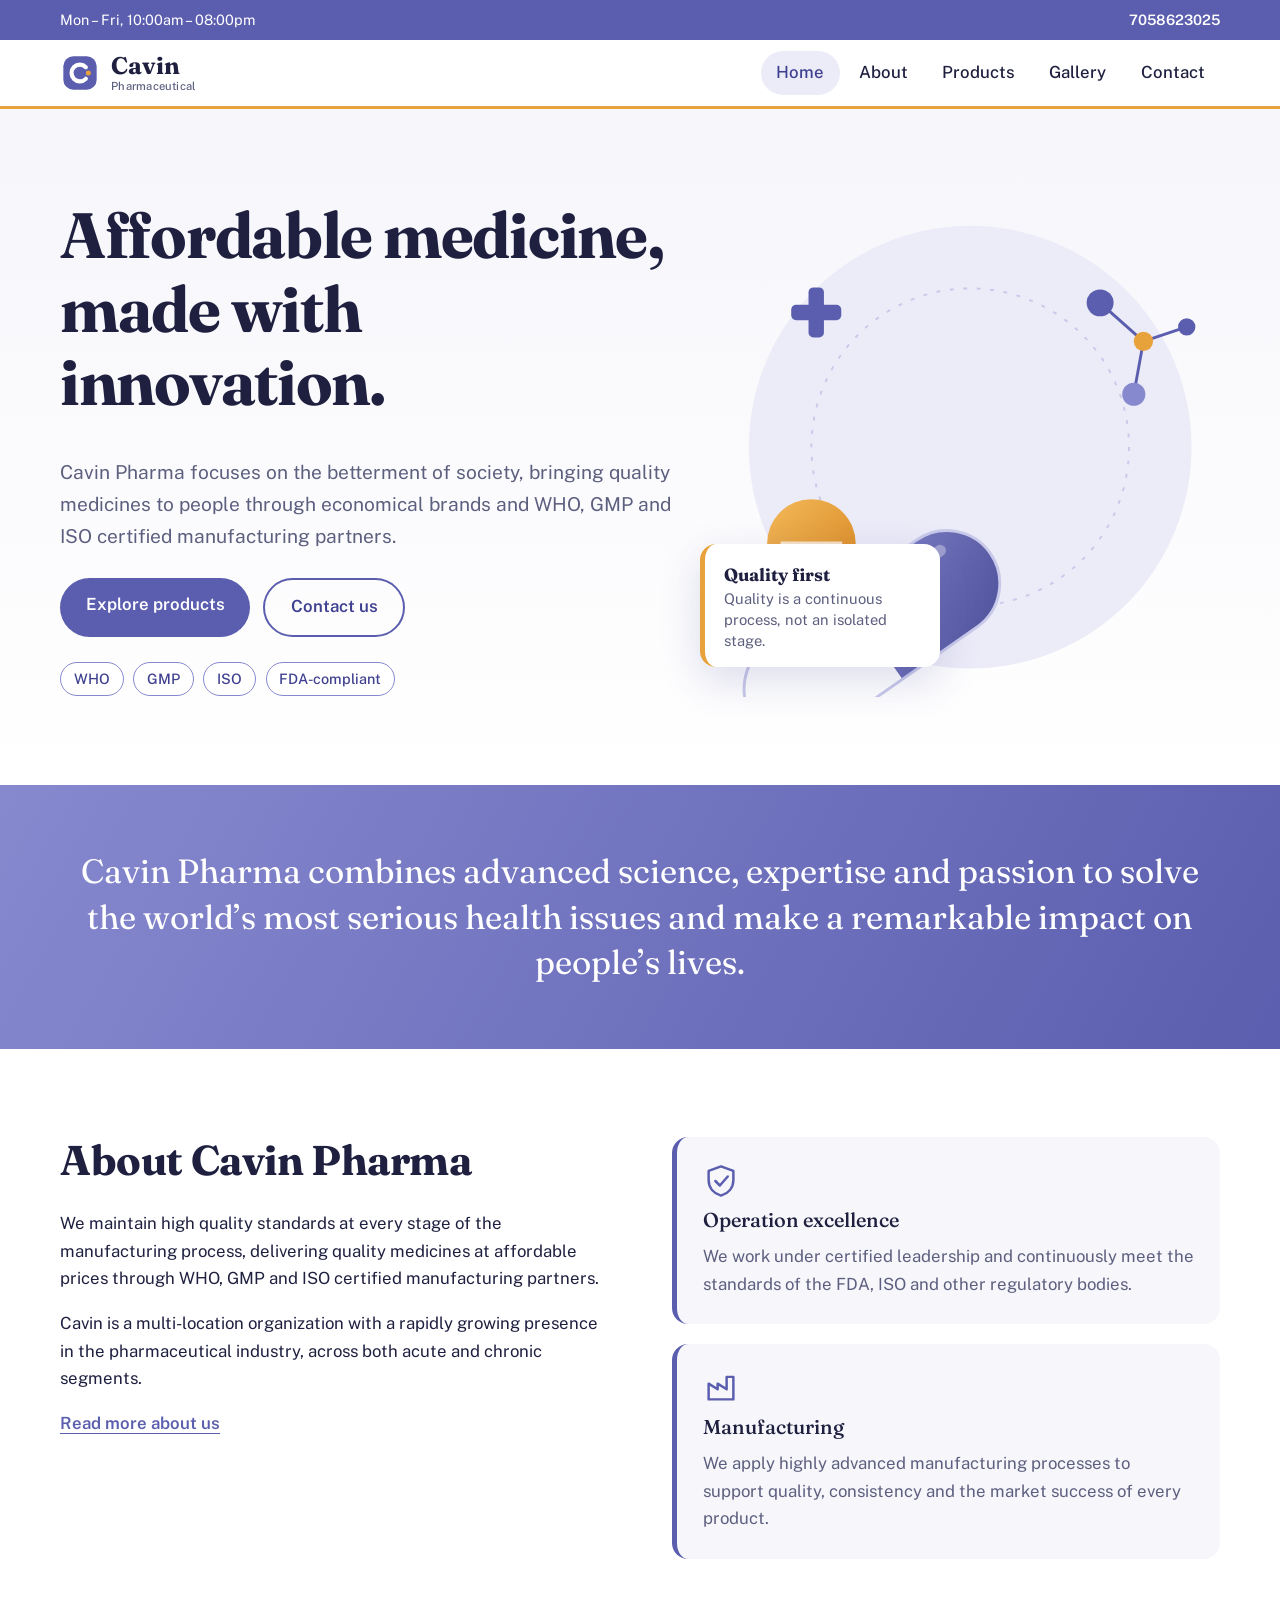
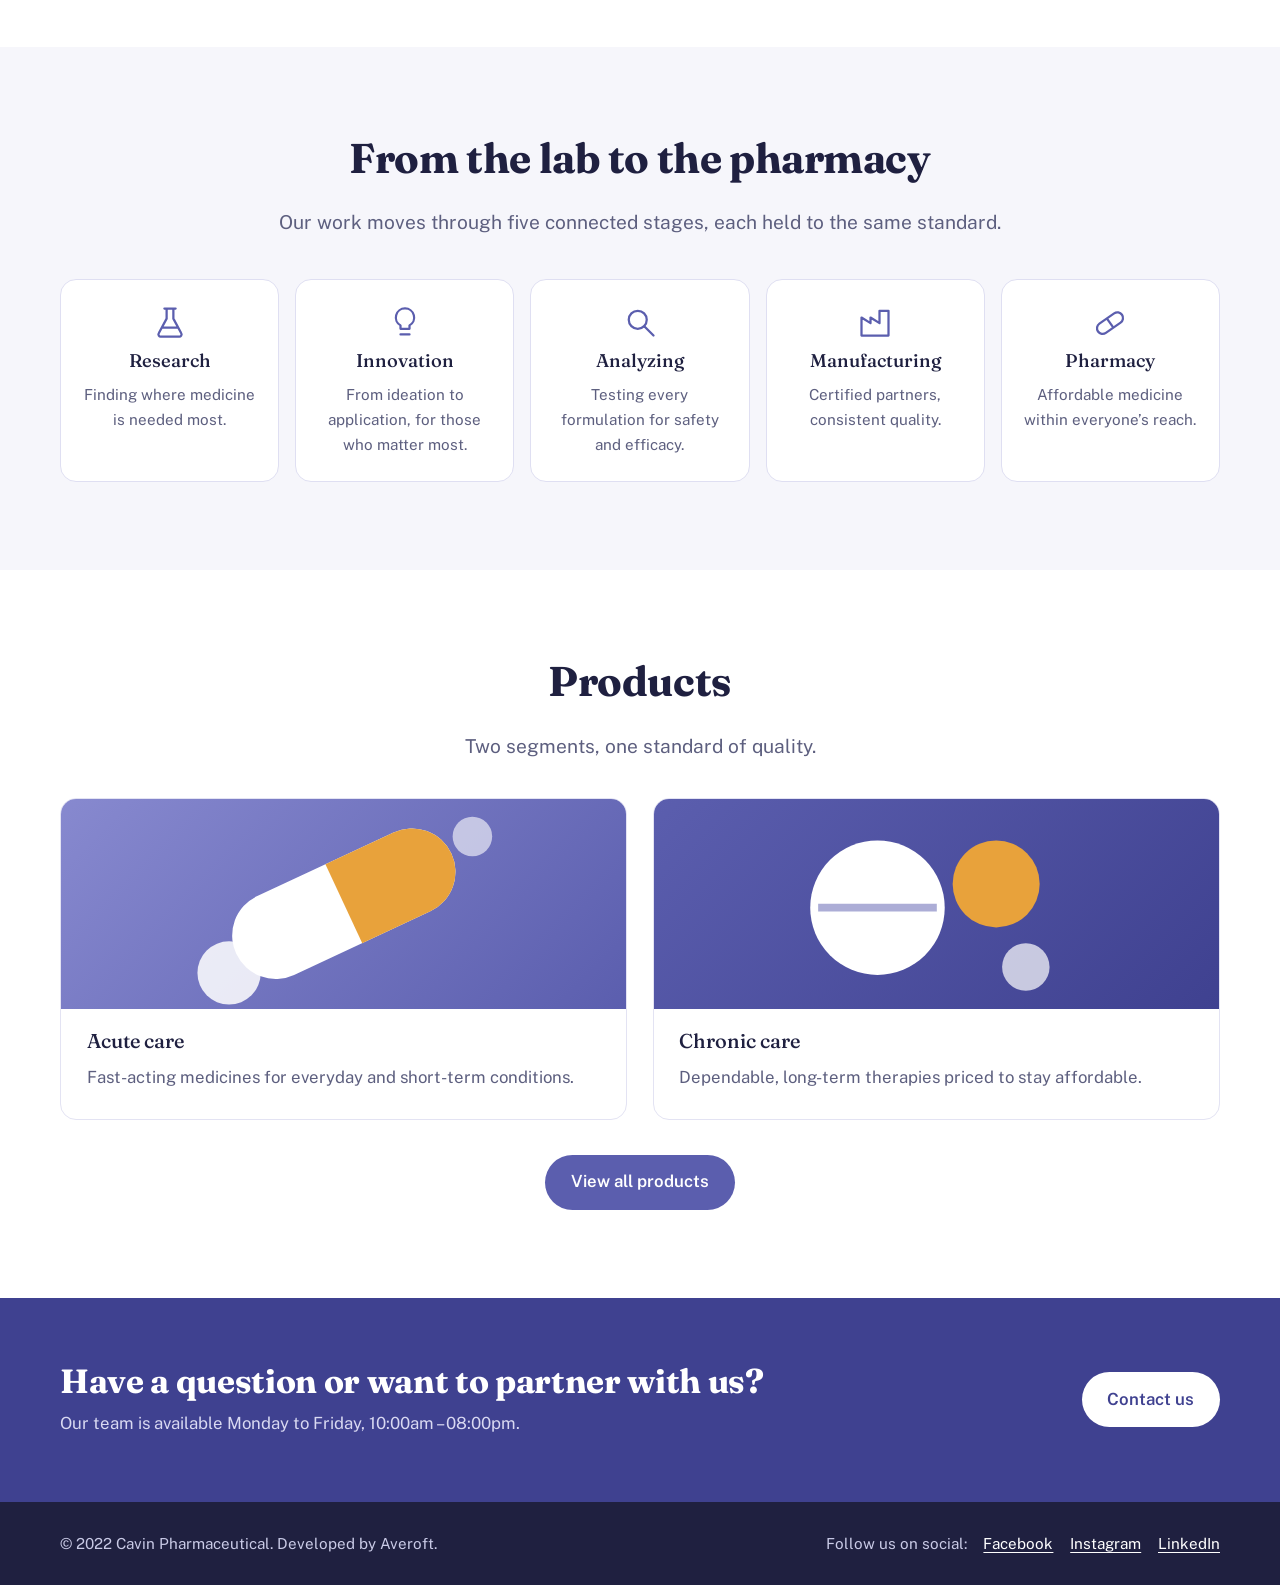
<file: index.html>
<!DOCTYPE html>
<html lang="en">
<head>
  <meta charset="UTF-8">
  <meta name="viewport" content="width=device-width, initial-scale=1">
  <title>Cavin Pharmaceutical | Affordable Medicine With Innovation</title>
  <meta name="description" content="Cavin Pharma Pvt. Ltd. delivers quality medicines at affordable prices through WHO, GMP and ISO certified manufacturing partners.">
  <link rel="preconnect" href="https://fonts.googleapis.com">
  <link rel="preconnect" href="https://fonts.gstatic.com" crossorigin>
  <link href="https://fonts.googleapis.com/css2?family=Fraunces:opsz,wght@9..144,500;9..144,700&family=Public+Sans:wght@400;500;600&display=swap" rel="stylesheet">
  <link rel="stylesheet" href="style.css">
</head>
<body>

  <div class="topbar">
    <div class="wrap topbar-in">
      <span>Mon – Fri, 10:00am – 08:00pm</span>
      <a href="tel:7058623025">7058623025</a>
    </div>
  </div>

  <header class="header">
    <div class="wrap header-in">
      <a class="brand" href="index.html" aria-label="Cavin Pharmaceutical home">
        <svg viewBox="0 0 48 48" width="40" height="40" aria-hidden="true">
          <rect x="4" y="4" width="40" height="40" rx="12" fill="#5b5eae"/>
          <path d="M31 17a10 10 0 1 0 0 14" fill="none" stroke="#fff" stroke-width="5" stroke-linecap="round"/>
          <circle cx="34" cy="24" r="3" fill="#e8a23b"/>
        </svg>
        <span>Cavin<small>Pharmaceutical</small></span>
      </a>
      <button class="menu-btn" aria-label="Toggle menu" aria-expanded="false" aria-controls="nav">
        <span></span><span></span><span></span>
      </button>
      <nav id="nav" class="nav">
        <a href="index.html" class="active" aria-current="page">Home</a>
        <a href="about.html">About</a>
        <a href="products.html">Products</a>
        <a href="gallery.html">Gallery</a>
        <a href="contact.html">Contact</a>
      </nav>
    </div>
  </header>

  <main>
    <!-- HERO -->
    <section class="hero">
      <div class="wrap hero-in">
        <div class="hero-copy">
          <h1>Affordable medicine, made with innovation.</h1>
          <p>Cavin Pharma focuses on the betterment of society, bringing quality medicines to people through economical brands and WHO, GMP and ISO certified manufacturing partners.</p>
          <div class="btns">
            <a class="btn primary" href="products.html">Explore products</a>
            <a class="btn ghost" href="contact.html">Contact us</a>
          </div>
          <ul class="certs" aria-label="Certifications">
            <li>WHO</li><li>GMP</li><li>ISO</li><li>FDA-compliant</li>
          </ul>
        </div>

        <div class="hero-art" aria-hidden="true">
          <svg viewBox="0 0 520 520" role="img">
            <defs>
              <linearGradient id="g1" x1="0" y1="0" x2="1" y2="1">
                <stop offset="0" stop-color="#8789cf"/><stop offset="1" stop-color="#4d4f99"/>
              </linearGradient>
              <linearGradient id="g2" x1="0" y1="0" x2="1" y2="1">
                <stop offset="0" stop-color="#f3b95a"/><stop offset="1" stop-color="#d8861f"/>
              </linearGradient>
            </defs>
            <circle cx="260" cy="260" r="230" fill="#ecebf8"/>
            <circle cx="260" cy="260" r="165" fill="none" stroke="#c9c9ea" stroke-width="2" stroke-dasharray="4 10"/>
            <g class="capsule" transform="rotate(-35 260 260)">
              <rect x="110" y="205" width="300" height="110" rx="55" fill="#fff"/>
              <path d="M260 205h95a55 55 0 0 1 0 110h-95z" fill="url(#g1)"/>
              <path d="M165 205a55 55 0 0 0 0 110h95V205z" fill="#fff"/>
              <rect x="110" y="205" width="300" height="110" rx="55" fill="none" stroke="#c9c9ea" stroke-width="3"/>
              <rect x="150" y="222" width="90" height="12" rx="6" fill="#ffffff" opacity=".9"/>
              <rect x="285" y="222" width="90" height="12" rx="6" fill="#fff" opacity=".35"/>
            </g>
            <g transform="translate(95 360)">
              <circle r="46" fill="url(#g2)"/>
              <path d="M-32 0h64" stroke="#fff" stroke-width="4" opacity=".7"/>
            </g>
            <g stroke="#5b5eae" stroke-width="3" stroke-linecap="round">
              <line x1="395" y1="110" x2="440" y2="150"/><line x1="440" y1="150" x2="430" y2="205"/>
              <line x1="440" y1="150" x2="485" y2="135"/>
            </g>
            <circle cx="395" cy="110" r="14" fill="#5b5eae"/>
            <circle cx="440" cy="150" r="10" fill="#e8a23b"/>
            <circle cx="430" cy="205" r="12" fill="#8789cf"/>
            <circle cx="485" cy="135" r="9" fill="#5b5eae"/>
            <g transform="translate(100 120)" fill="#5b5eae">
              <rect x="-8" y="-26" width="16" height="52" rx="5"/><rect x="-26" y="-8" width="52" height="16" rx="5"/>
            </g>
          </svg>
          <div class="float-card">
            <strong>Quality first</strong>
            <span>Quality is a continuous process, not an isolated stage.</span>
          </div>
        </div>
      </div>
    </section>

    <!-- MISSION BAND -->
    <section class="band">
      <div class="wrap">
        <p>Cavin Pharma combines advanced science, expertise and passion to solve the world’s most serious health issues and make a remarkable impact on people’s lives.</p>
      </div>
    </section>

    <!-- ABOUT TEASER -->
    <section class="section">
      <div class="wrap split">
        <div>
          <h2>About Cavin Pharma</h2>
          <p>We maintain high quality standards at every stage of the manufacturing process, delivering quality medicines at affordable prices through WHO, GMP and ISO certified manufacturing partners.</p>
          <p>Cavin is a multi-location organization with a rapidly growing presence in the pharmaceutical industry, across both acute and chronic segments.</p>
          <a class="text-link" href="about.html">Read more about us</a>
        </div>
        <div class="values">
          <article>
            <svg viewBox="0 0 32 32" aria-hidden="true"><path d="M16 3l11 4v8c0 7-4.5 12-11 14C9.500 27 5 22 5 15V7z" fill="none" stroke="currentColor" stroke-width="2.200" stroke-linejoin="round"/><path d="M11 16l4 4 7-8" fill="none" stroke="currentColor" stroke-width="2.200" stroke-linecap="round" stroke-linejoin="round"/></svg>
            <h3>Operation excellence</h3>
            <p>We work under certified leadership and continuously meet the standards of the FDA, ISO and other regulatory bodies.</p>
          </article>
          <article>
            <svg viewBox="0 0 32 32" aria-hidden="true"><path d="M5 27V13l8 5v-5l8 5V7h6v20z" fill="none" stroke="currentColor" stroke-width="2.200" stroke-linejoin="round"/></svg>
            <h3>Manufacturing</h3>
            <p>We apply highly advanced manufacturing processes to support quality, consistency and the market success of every product.</p>
          </article>
        </div>
      </div>
    </section>

    <!-- PROCESS -->
    <section class="section alt">
      <div class="wrap">
        <h2 class="center">From the lab to the pharmacy</h2>
        <p class="lead center">Our work moves through five connected stages, each held to the same standard.</p>
        <ol class="steps">
          <li><svg viewBox="0 0 32 32" aria-hidden="true"><path d="M13 4v9L6 26a2 2 0 0 0 2 3h16a2 2 0 0 0 2-3l-7-13V4M11 4h10M9 21h14" fill="none" stroke="currentColor" stroke-width="2" stroke-linecap="round" stroke-linejoin="round"/></svg><h3>Research</h3><p>Finding where medicine is needed most.</p></li>
          <li><svg viewBox="0 0 32 32" aria-hidden="true"><path d="M16 4a8 8 0 0 0-4 15v3h8v-3a8 8 0 0 0-4-15zM12 27h8" fill="none" stroke="currentColor" stroke-width="2" stroke-linecap="round" stroke-linejoin="round"/></svg><h3>Innovation</h3><p>From ideation to application, for those who matter most.</p></li>
          <li><svg viewBox="0 0 32 32" aria-hidden="true"><circle cx="14" cy="14" r="8" fill="none" stroke="currentColor" stroke-width="2"/><path d="M20 20l8 8" stroke="currentColor" stroke-width="2" stroke-linecap="round"/></svg><h3>Analyzing</h3><p>Testing every formulation for safety and efficacy.</p></li>
          <li><svg viewBox="0 0 32 32" aria-hidden="true"><path d="M4 28V12l8 5v-5l8 5V6h8v22z" fill="none" stroke="currentColor" stroke-width="2" stroke-linejoin="round"/></svg><h3>Manufacturing</h3><p>Certified partners, consistent quality.</p></li>
          <li><svg viewBox="0 0 32 32" aria-hidden="true"><rect x="3" y="12" width="26" height="10" rx="5" transform="rotate(-35 16 17)" fill="none" stroke="currentColor" stroke-width="2"/><path d="M13 12.500l6 8.500" stroke="currentColor" stroke-width="2"/></svg><h3>Pharmacy</h3><p>Affordable medicine within everyone’s reach.</p></li>
        </ol>
      </div>
    </section>

    <!-- PRODUCTS TEASER -->
    <section class="section">
      <div class="wrap">
        <h2 class="center">Products</h2>
        <p class="lead center">Two segments, one standard of quality.</p>
        <div class="two">
          <article class="product">
            <div class="ph acute" aria-hidden="true">
              <svg viewBox="0 0 200 120"><g transform="rotate(-25 100 60)"><rect x="40" y="38" width="120" height="44" rx="22" fill="#fff"/><path d="M100 38h38a22 22 0 0 1 0 44h-38z" fill="#e8a23b"/></g><circle cx="42" cy="95" r="16" fill="#fff" opacity=".85"/><circle cx="165" cy="26" r="10" fill="#fff" opacity=".6"/></svg>
            </div>
            <h3>Acute care</h3>
            <p>Fast-acting medicines for everyday and short-term conditions.</p>
          </article>
          <article class="product">
            <div class="ph chronic" aria-hidden="true">
              <svg viewBox="0 0 200 120"><circle cx="70" cy="62" r="34" fill="#fff"/><path d="M40 62h60" stroke="#5b5eae" stroke-width="4" opacity=".5"/><circle cx="130" cy="50" r="22" fill="#e8a23b"/><circle cx="145" cy="92" r="12" fill="#fff" opacity=".7"/></svg>
            </div>
            <h3>Chronic care</h3>
            <p>Dependable, long-term therapies priced to stay affordable.</p>
          </article>
        </div>
        <p class="center more"><a class="btn primary" href="products.html">View all products</a></p>
      </div>
    </section>

    <!-- CONTACT STRIP -->
    <section class="cta-band">
      <div class="wrap cta-in">
        <div>
          <h2>Have a question or want to partner with us?</h2>
          <p>Our team is available Monday to Friday, 10:00am – 08:00pm.</p>
        </div>
        <a class="btn light" href="contact.html">Contact us</a>
      </div>
    </section>
  </main>

  <footer class="footer">
    <div class="wrap footer-in">
      <p>© 2022 Cavin Pharmaceutical. Developed by Averoft.</p>
      <p class="social">Follow us on social:
        <a href="#" aria-label="Facebook">Facebook</a>
        <a href="#" aria-label="Instagram">Instagram</a>
        <a href="#" aria-label="LinkedIn">LinkedIn</a>
      </p>
    </div>
  </footer>

  <script>
    const btn = document.querySelector('.menu-btn');
    const nav = document.getElementById('nav');
    btn.addEventListener('click', () => {
      const open = nav.classList.toggle('open');
      btn.setAttribute('aria-expanded', open);
    });
  </script>
</body>
</html>
</file>
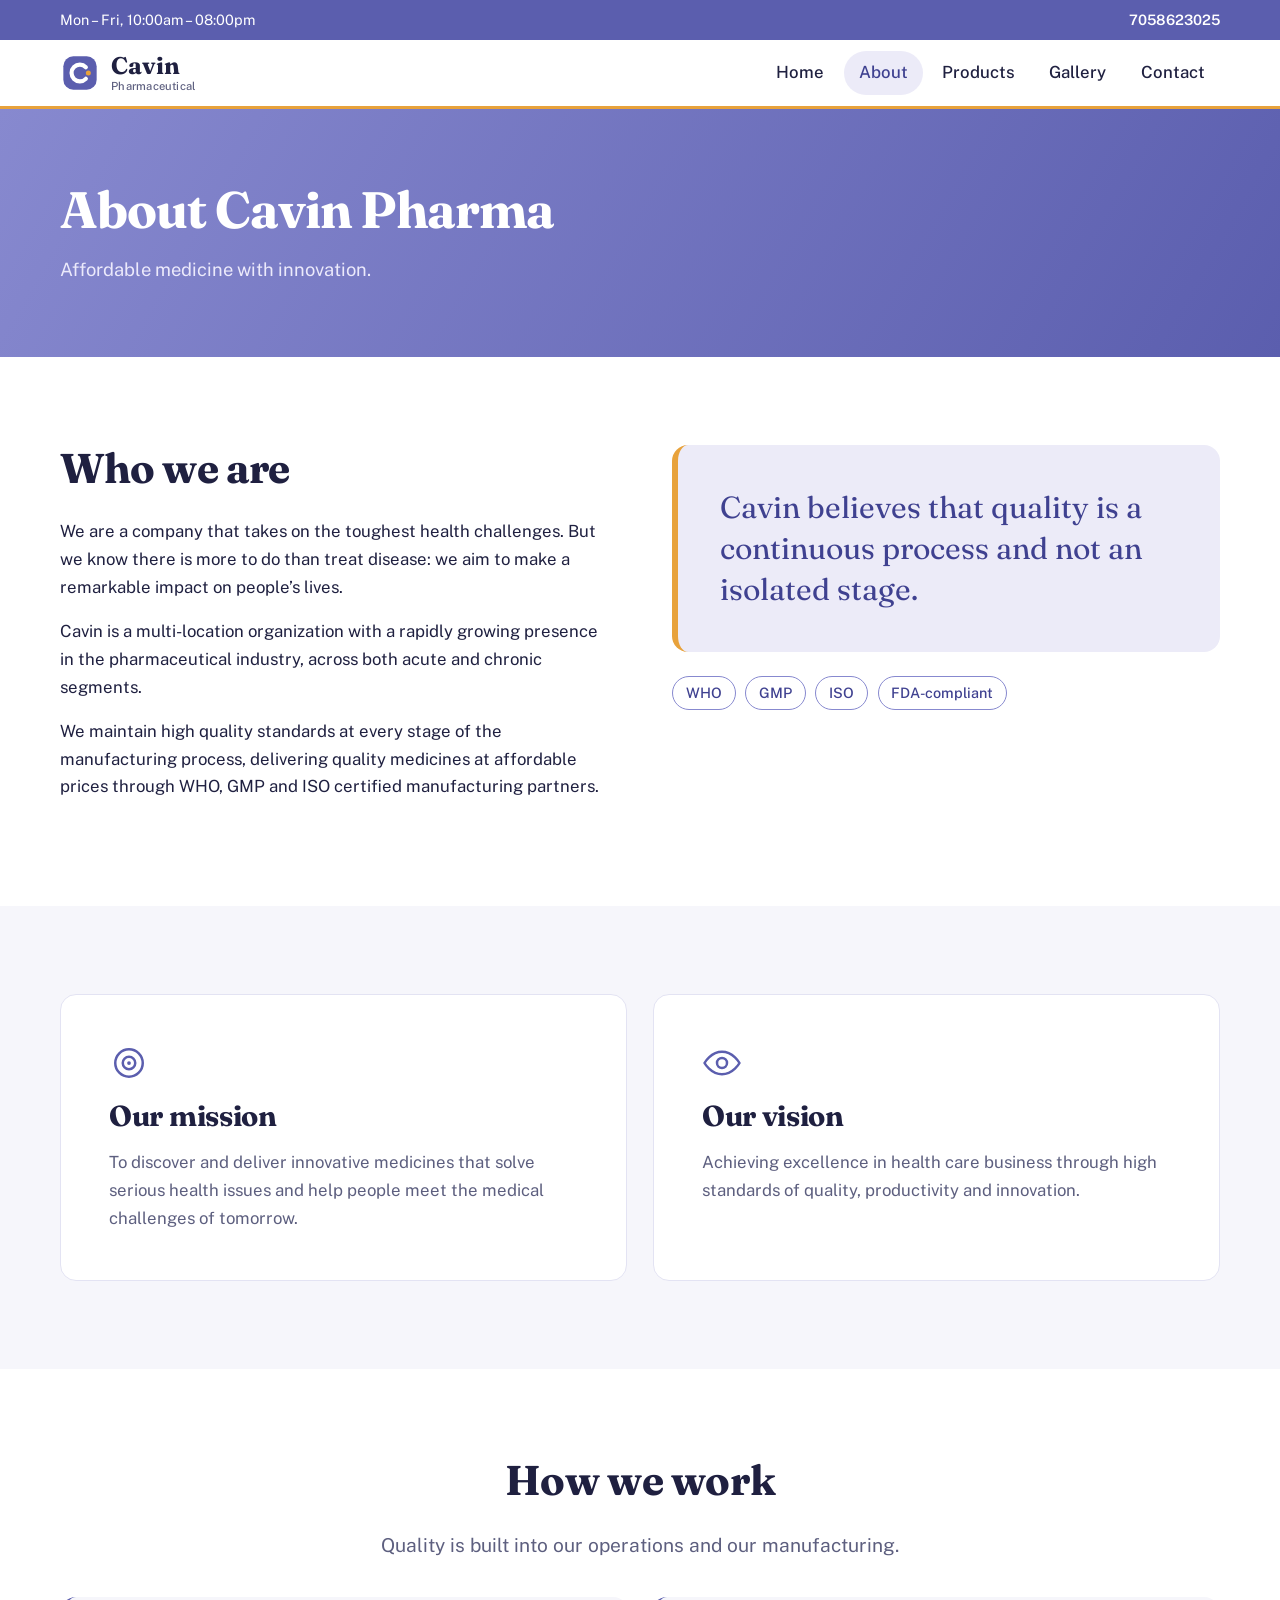
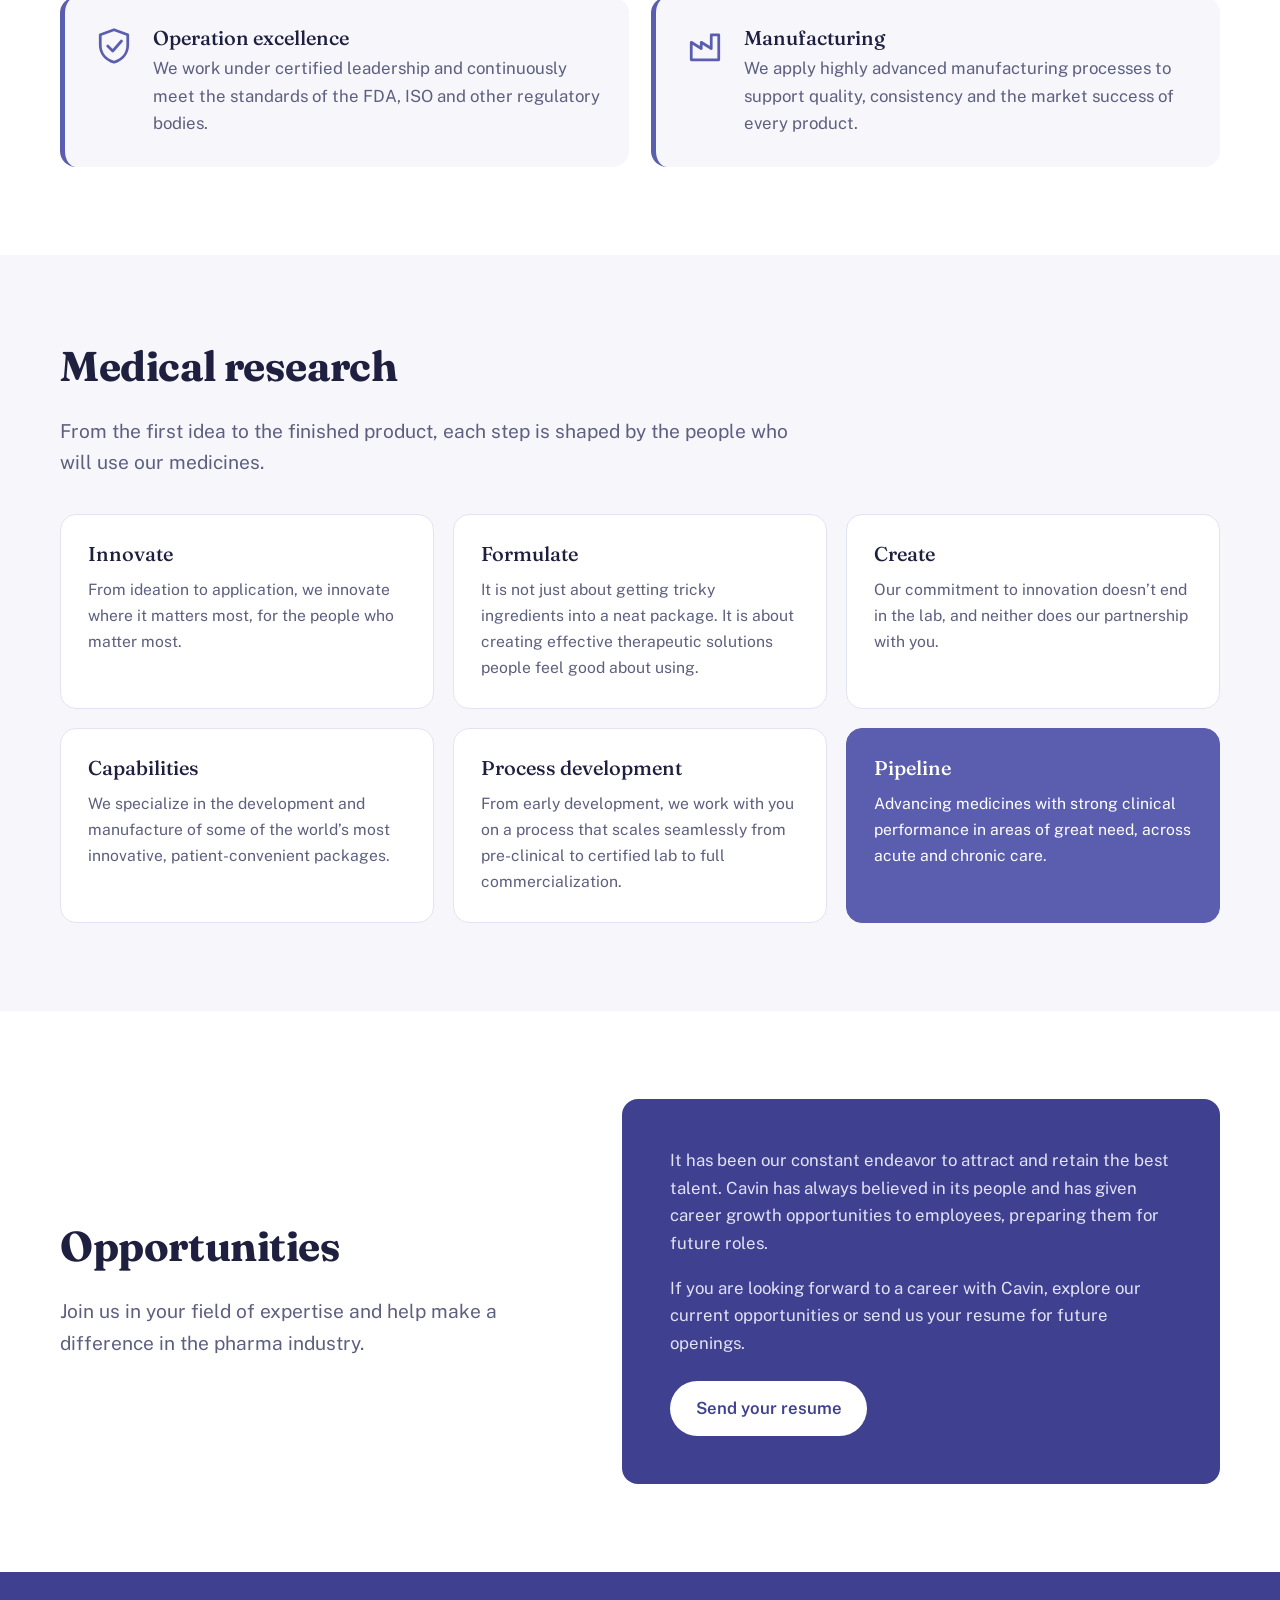
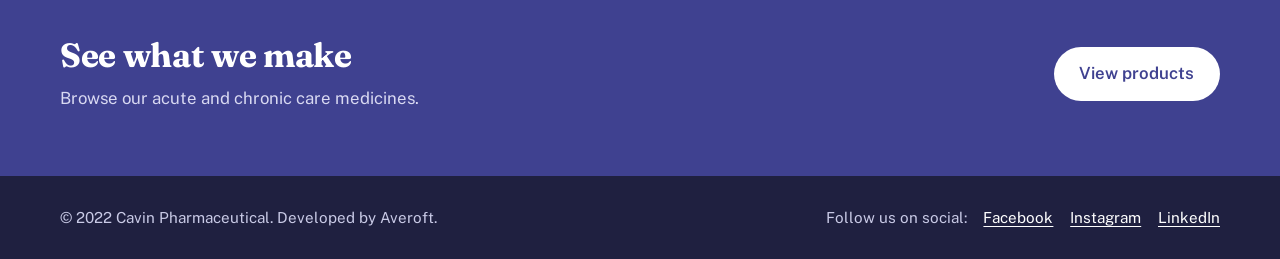
<file: about.html>
<!DOCTYPE html>
<html lang="en">
<head>
  <meta charset="UTF-8">
  <meta name="viewport" content="width=device-width, initial-scale=1">
  <title>About Us | Cavin Pharmaceutical</title>
  <meta name="description" content="Learn about Cavin Pharma: our vision, quality standards, manufacturing, medical research and career opportunities.">
  <link rel="preconnect" href="https://fonts.googleapis.com">
  <link rel="preconnect" href="https://fonts.gstatic.com" crossorigin>
  <link href="https://fonts.googleapis.com/css2?family=Fraunces:opsz,wght@9..144,500;9..144,700&family=Public+Sans:wght@400;500;600&display=swap" rel="stylesheet">
  <link rel="stylesheet" href="style.css">
  <link rel="stylesheet" href="about.css">
</head>
<body>

  <div class="topbar">
    <div class="wrap topbar-in">
      <span>Mon – Fri, 10:00am – 08:00pm</span>
      <a href="tel:7058623025">7058623025</a>
    </div>
  </div>

  <header class="header">
    <div class="wrap header-in">
      <a class="brand" href="index.html" aria-label="Cavin Pharmaceutical home">
        <svg viewBox="0 0 48 48" width="40" height="40" aria-hidden="true">
          <rect x="4" y="4" width="40" height="40" rx="12" fill="#5b5eae"/>
          <path d="M31 17a10 10 0 1 0 0 14" fill="none" stroke="#fff" stroke-width="5" stroke-linecap="round"/>
          <circle cx="34" cy="24" r="3" fill="#e8a23b"/>
        </svg>
        <span>Cavin<small>Pharmaceutical</small></span>
      </a>
      <button class="menu-btn" aria-label="Toggle menu" aria-expanded="false" aria-controls="nav">
        <span></span><span></span><span></span>
      </button>
      <nav id="nav" class="nav">
        <a href="index.html">Home</a>
        <a href="about.html" class="active" aria-current="page">About</a>
        <a href="products.html">Products</a>
        <a href="gallery.html">Gallery</a>
        <a href="contact.html">Contact</a>
      </nav>
    </div>
  </header>

  <main>
    <section class="page-hero">
      <div class="wrap">
        <h1>About Cavin Pharma</h1>
        <p>Affordable medicine with innovation.</p>
      </div>
    </section>

    <!-- WHO WE ARE -->
    <section class="section">
      <div class="wrap split">
        <div>
          <h2>Who we are</h2>
          <p>We are a company that takes on the toughest health challenges. But we know there is more to do than treat disease: we aim to make a remarkable impact on people’s lives.</p>
          <p>Cavin is a multi-location organization with a rapidly growing presence in the pharmaceutical industry, across both acute and chronic segments.</p>
          <p>We maintain high quality standards at every stage of the manufacturing process, delivering quality medicines at affordable prices through WHO, GMP and ISO certified manufacturing partners.</p>
        </div>
        <div class="about-art">
          <blockquote class="quote">
            Cavin believes that quality is a continuous process and not an isolated stage.
          </blockquote>
          <ul class="certs" aria-label="Certifications">
            <li>WHO</li><li>GMP</li><li>ISO</li><li>FDA-compliant</li>
          </ul>
        </div>
      </div>
    </section>

    <!-- MISSION & VISION -->
    <section class="section alt">
      <div class="wrap two">
        <article class="panel mv">
          <svg viewBox="0 0 32 32" aria-hidden="true"><circle cx="16" cy="16" r="11" fill="none" stroke="currentColor" stroke-width="2"/><circle cx="16" cy="16" r="5" fill="none" stroke="currentColor" stroke-width="2"/><circle cx="16" cy="16" r="1.500" fill="currentColor"/></svg>
          <h2>Our mission</h2>
          <p>To discover and deliver innovative medicines that solve serious health issues and help people meet the medical challenges of tomorrow.</p>
        </article>
        <article class="panel mv">
          <svg viewBox="0 0 32 32" aria-hidden="true"><path d="M2 16s5-9 14-9 14 9 14 9-5 9-14 9S2 16 2 16z" fill="none" stroke="currentColor" stroke-width="2" stroke-linejoin="round"/><circle cx="16" cy="16" r="4" fill="none" stroke="currentColor" stroke-width="2"/></svg>
          <h2>Our vision</h2>
          <p>Achieving excellence in health care business through high standards of quality, productivity and innovation.</p>
        </article>
      </div>
    </section>

    <!-- OPERATIONS -->
    <section class="section">
      <div class="wrap">
        <h2 class="center">How we work</h2>
        <p class="lead center">Quality is built into our operations and our manufacturing.</p>
        <div class="pillars">
          <article class="pillar">
            <svg viewBox="0 0 32 32" aria-hidden="true"><path d="M16 3l11 4v8c0 7-4.5 12-11 14C9.500 27 5 22 5 15V7z" fill="none" stroke="currentColor" stroke-width="2.200" stroke-linejoin="round"/><path d="M11 16l4 4 7-8" fill="none" stroke="currentColor" stroke-width="2.200" stroke-linecap="round" stroke-linejoin="round"/></svg>
            <div>
              <h3>Operation excellence</h3>
              <p>We work under certified leadership and continuously meet the standards of the FDA, ISO and other regulatory bodies.</p>
            </div>
          </article>
          <article class="pillar">
            <svg viewBox="0 0 32 32" aria-hidden="true"><path d="M5 27V13l8 5v-5l8 5V7h6v20z" fill="none" stroke="currentColor" stroke-width="2.200" stroke-linejoin="round"/></svg>
            <div>
              <h3>Manufacturing</h3>
              <p>We apply highly advanced manufacturing processes to support quality, consistency and the market success of every product.</p>
            </div>
          </article>
        </div>
      </div>
    </section>

    <!-- MEDICAL RESEARCH -->
    <section class="section alt">
      <div class="wrap">
        <h2>Medical research</h2>
        <p class="lead">From the first idea to the finished product, each step is shaped by the people who will use our medicines.</p>
        <div class="grid research">
          <article class="card"><h3>Innovate</h3><p>From ideation to application, we innovate where it matters most, for the people who matter most.</p></article>
          <article class="card"><h3>Formulate</h3><p>It is not just about getting tricky ingredients into a neat package. It is about creating effective therapeutic solutions people feel good about using.</p></article>
          <article class="card"><h3>Create</h3><p>Our commitment to innovation doesn’t end in the lab, and neither does our partnership with you.</p></article>
          <article class="card"><h3>Capabilities</h3><p>We specialize in the development and manufacture of some of the world’s most innovative, patient-convenient packages.</p></article>
          <article class="card"><h3>Process development</h3><p>From early development, we work with you on a process that scales seamlessly from pre-clinical to certified lab to full commercialization.</p></article>
          <article class="card accent"><h3>Pipeline</h3><p>Advancing medicines with strong clinical performance in areas of great need, across acute and chronic care.</p></article>
        </div>
      </div>
    </section>

    <!-- OPPORTUNITIES -->
    <section class="section">
      <div class="wrap careers">
        <div>
          <h2>Opportunities</h2>
          <p class="lead">Join us in your field of expertise and help make a difference in the pharma industry.</p>
        </div>
        <div class="panel dark">
          <p>It has been our constant endeavor to attract and retain the best talent. Cavin has always believed in its people and has given career growth opportunities to employees, preparing them for future roles.</p>
          <p>If you are looking forward to a career with Cavin, explore our current opportunities or send us your resume for future openings.</p>
          <a class="btn light" href="mailto:info@cavinpharma.com">Send your resume</a>
        </div>
      </div>
    </section>

    <section class="cta-band">
      <div class="wrap cta-in">
        <div>
          <h2>See what we make</h2>
          <p>Browse our acute and chronic care medicines.</p>
        </div>
        <a class="btn light" href="products.html">View products</a>
      </div>
    </section>
  </main>

  <footer class="footer">
    <div class="wrap footer-in">
      <p>© 2022 Cavin Pharmaceutical. Developed by Averoft.</p>
      <p class="social">Follow us on social:
        <a href="#" aria-label="Facebook">Facebook</a>
        <a href="#" aria-label="Instagram">Instagram</a>
        <a href="#" aria-label="LinkedIn">LinkedIn</a>
      </p>
    </div>
  </footer>

  <script>
    const btn = document.querySelector('.menu-btn');
    const nav = document.getElementById('nav');
    btn.addEventListener('click', () => {
      const open = nav.classList.toggle('open');
      btn.setAttribute('aria-expanded', open);
    });
  </script>
</body>
</html>
</file>
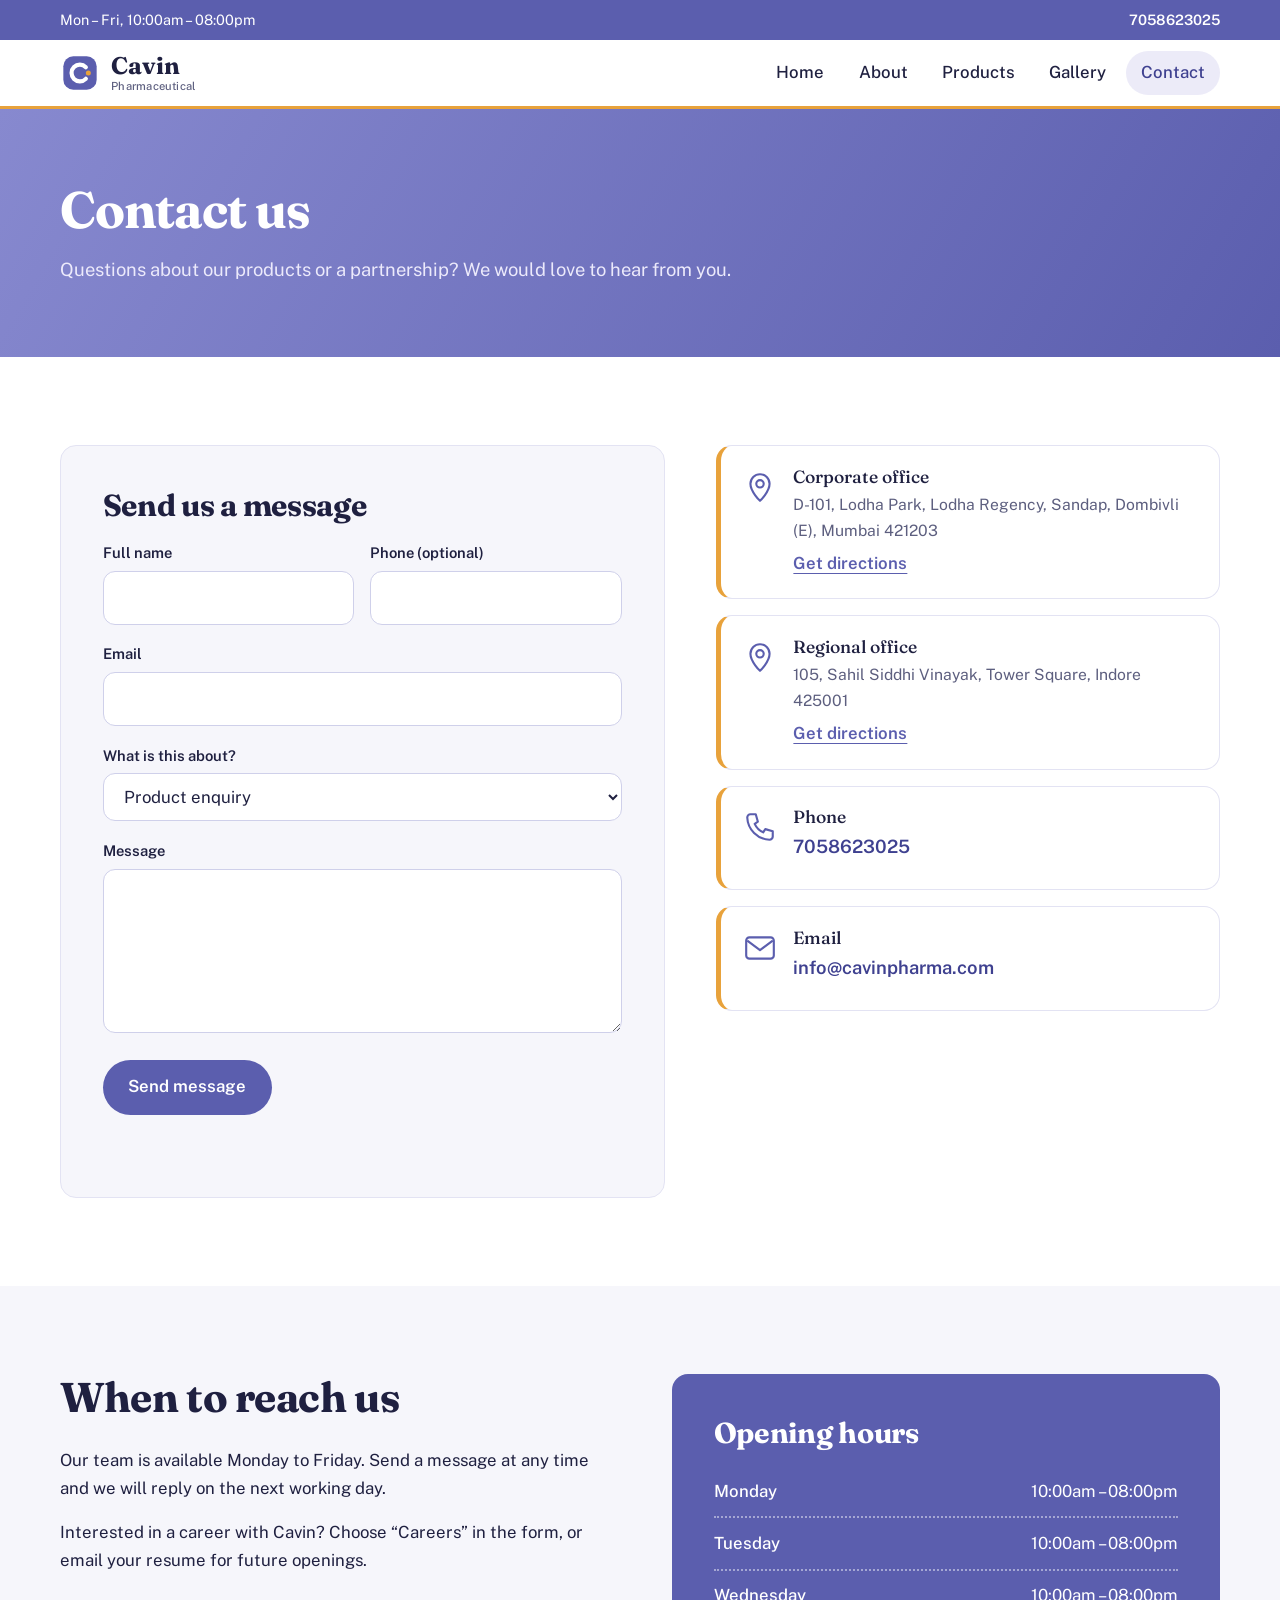
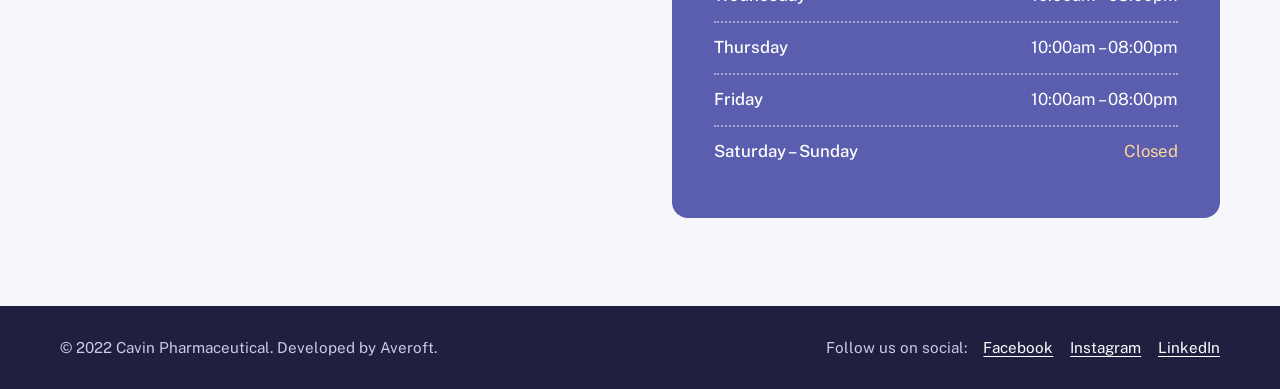
<file: contact.html>
<!DOCTYPE html>
<html lang="en">
<head>
  <meta charset="UTF-8">
  <meta name="viewport" content="width=device-width, initial-scale=1">
  <title>Contact Us | Cavin Pharmaceutical</title>
  <meta name="description" content="Contact Cavin Pharma. Find our corporate office in Mumbai, regional office in Indore, phone number and opening hours.">
  <link rel="preconnect" href="https://fonts.googleapis.com">
  <link rel="preconnect" href="https://fonts.gstatic.com" crossorigin>
  <link href="https://fonts.googleapis.com/css2?family=Fraunces:opsz,wght@9..144,500;9..144,700&family=Public+Sans:wght@400;500;600&display=swap" rel="stylesheet">
  <link rel="stylesheet" href="style.css">
  <link rel="stylesheet" href="contact.css">
</head>
<body>

  <svg width="0" height="0" style="position:absolute" aria-hidden="true">
    <symbol id="c-pin" viewBox="0 0 32 32"><path d="M16 29s9-8.500 9-16a9 9 0 0 0-18 0c0 7.500 9 16 9 16z" fill="none" stroke="currentColor" stroke-width="2" stroke-linejoin="round"/><circle cx="16" cy="13" r="3.500" fill="none" stroke="currentColor" stroke-width="2"/></symbol>
    <symbol id="c-phone" viewBox="0 0 32 32"><path d="M7 4h5l2 7-3 2a16 16 0 0 0 8 8l2-3 7 2v5a3 3 0 0 1-3 3A22 22 0 0 1 4 7a3 3 0 0 1 3-3z" fill="none" stroke="currentColor" stroke-width="2" stroke-linejoin="round"/></symbol>
    <symbol id="c-mail" viewBox="0 0 32 32"><rect x="3" y="6" width="26" height="20" rx="3" fill="none" stroke="currentColor" stroke-width="2"/><path d="M4 9l12 9 12-9" fill="none" stroke="currentColor" stroke-width="2" stroke-linejoin="round"/></symbol>
  </svg>

  <div class="topbar">
    <div class="wrap topbar-in">
      <span>Mon – Fri, 10:00am – 08:00pm</span>
      <a href="tel:7058623025">7058623025</a>
    </div>
  </div>

  <header class="header">
    <div class="wrap header-in">
      <a class="brand" href="index.html" aria-label="Cavin Pharmaceutical home">
        <svg viewBox="0 0 48 48" width="40" height="40" aria-hidden="true">
          <rect x="4" y="4" width="40" height="40" rx="12" fill="#5b5eae"/>
          <path d="M31 17a10 10 0 1 0 0 14" fill="none" stroke="#fff" stroke-width="5" stroke-linecap="round"/>
          <circle cx="34" cy="24" r="3" fill="#e8a23b"/>
        </svg>
        <span>Cavin<small>Pharmaceutical</small></span>
      </a>
      <button class="menu-btn" aria-label="Toggle menu" aria-expanded="false" aria-controls="nav">
        <span></span><span></span><span></span>
      </button>
      <nav id="nav" class="nav">
        <a href="index.html">Home</a>
        <a href="about.html">About</a>
        <a href="products.html">Products</a>
        <a href="gallery.html">Gallery</a>
        <a href="contact.html" class="active" aria-current="page">Contact</a>
      </nav>
    </div>
  </header>

  <main>
    <section class="page-hero">
      <div class="wrap">
        <h1>Contact us</h1>
        <p>Questions about our products or a partnership? We would love to hear from you.</p>
      </div>
    </section>

    <section class="section">
      <div class="wrap contact-grid">

        <!-- FORM -->
        <div class="form-card">
          <h2>Send us a message</h2>
          <form id="contactForm" novalidate>
            <div class="row">
              <div class="field">
                <label for="name">Full name</label>
                <input id="name" name="name" type="text" autocomplete="name" required>
              </div>
              <div class="field">
                <label for="phone">Phone (optional)</label>
                <input id="phone" name="phone" type="tel" autocomplete="tel">
              </div>
            </div>
            <div class="field">
              <label for="email">Email</label>
              <input id="email" name="email" type="email" autocomplete="email" required>
            </div>
            <div class="field">
              <label for="subject">What is this about?</label>
              <select id="subject" name="subject">
                <option>Product enquiry</option>
                <option>Partnership or distribution</option>
                <option>Careers</option>
                <option>Other</option>
              </select>
            </div>
            <div class="field">
              <label for="message">Message</label>
              <textarea id="message" name="message" rows="5" required></textarea>
            </div>
            <button class="btn primary" type="submit">Send message</button>
            <p class="status" id="status" role="status" aria-live="polite"></p>
          </form>
        </div>

        <!-- DETAILS -->
        <aside class="info">
          <article class="office">
            <svg aria-hidden="true"><use href="#c-pin"/></svg>
            <div>
              <h3>Corporate office</h3>
              <p>D-101, Lodha Park, Lodha Regency, Sandap, Dombivli (E), Mumbai 421203</p>
              <a class="text-link" target="_blank" rel="noopener" href="https://www.google.com/maps/search/?api=1&query=Lodha+Regency+Sandap+Dombivli+East+Mumbai+421203">Get directions</a>
            </div>
          </article>

          <article class="office">
            <svg aria-hidden="true"><use href="#c-pin"/></svg>
            <div>
              <h3>Regional office</h3>
              <p>105, Sahil Siddhi Vinayak, Tower Square, Indore 425001</p>
              <a class="text-link" target="_blank" rel="noopener" href="https://www.google.com/maps/search/?api=1&query=Tower+Square+Indore+425001">Get directions</a>
            </div>
          </article>

          <article class="office">
            <svg aria-hidden="true"><use href="#c-phone"/></svg>
            <div>
              <h3>Phone</h3>
              <p><a class="big-link" href="tel:7058623025">7058623025</a></p>
            </div>
          </article>

          <article class="office">
            <svg aria-hidden="true"><use href="#c-mail"/></svg>
            <div>
              <h3>Email</h3>
              <p><a class="big-link" href="mailto:info@cavinpharma.com">info@cavinpharma.com</a></p>
            </div>
          </article>
        </aside>
      </div>
    </section>

    <!-- HOURS -->
    <section class="section alt">
      <div class="wrap split">
        <div>
          <h2>When to reach us</h2>
          <p>Our team is available Monday to Friday. Send a message at any time and we will reply on the next working day.</p>
          <p>Interested in a career with Cavin? Choose “Careers” in the form, or email your resume for future openings.</p>
        </div>
        <div class="hours">
          <h2>Opening hours</h2>
          <dl>
            <div><dt>Monday</dt><dd>10:00am – 08:00pm</dd></div>
            <div><dt>Tuesday</dt><dd>10:00am – 08:00pm</dd></div>
            <div><dt>Wednesday</dt><dd>10:00am – 08:00pm</dd></div>
            <div><dt>Thursday</dt><dd>10:00am – 08:00pm</dd></div>
            <div><dt>Friday</dt><dd>10:00am – 08:00pm</dd></div>
            <div class="off"><dt>Saturday – Sunday</dt><dd>Closed</dd></div>
          </dl>
        </div>
      </div>
    </section>
  </main>

  <footer class="footer">
    <div class="wrap footer-in">
      <p>© 2022 Cavin Pharmaceutical. Developed by Averoft.</p>
      <p class="social">Follow us on social:
        <a href="#" aria-label="Facebook">Facebook</a>
        <a href="#" aria-label="Instagram">Instagram</a>
        <a href="#" aria-label="LinkedIn">LinkedIn</a>
      </p>
    </div>
  </footer>

  <script>
    // Mobile menu
    const btn = document.querySelector('.menu-btn');
    const nav = document.getElementById('nav');
    btn.addEventListener('click', () => {
      const open = nav.classList.toggle('open');
      btn.setAttribute('aria-expanded', open);
    });

    // Contact form.
    // This opens the visitor's email app with the message filled in.
    // To send from the server instead, set the form's action to your form service
    // (for example Formspree) and remove this handler.
    const TO_EMAIL = 'info@cavinpharma.com';
    const form = document.getElementById('contactForm');
    const status = document.getElementById('status');

    form.addEventListener('submit', e => {
      e.preventDefault();
      status.className = 'status';
      const f = form.elements;
      if (!f.name.value.trim() || !f.message.value.trim() || !f.email.validity.valid || !f.email.value) {
        status.textContent = 'Please fill in your name, a valid email and your message.';
        status.classList.add('error');
        return;
      }
      const body = `Name: ${f.name.value}\nEmail: ${f.email.value}\nPhone: ${f.phone.value || '-'}\n\n${f.message.value}`;
      window.location.href = `mailto:${TO_EMAIL}?subject=${encodeURIComponent(f.subject.value)}&body=${encodeURIComponent(body)}`;
      status.textContent = 'Thank you. Your email app should open so you can send the message.';
      status.classList.add('ok');
    });
  </script>
</body>
</html>
</file>
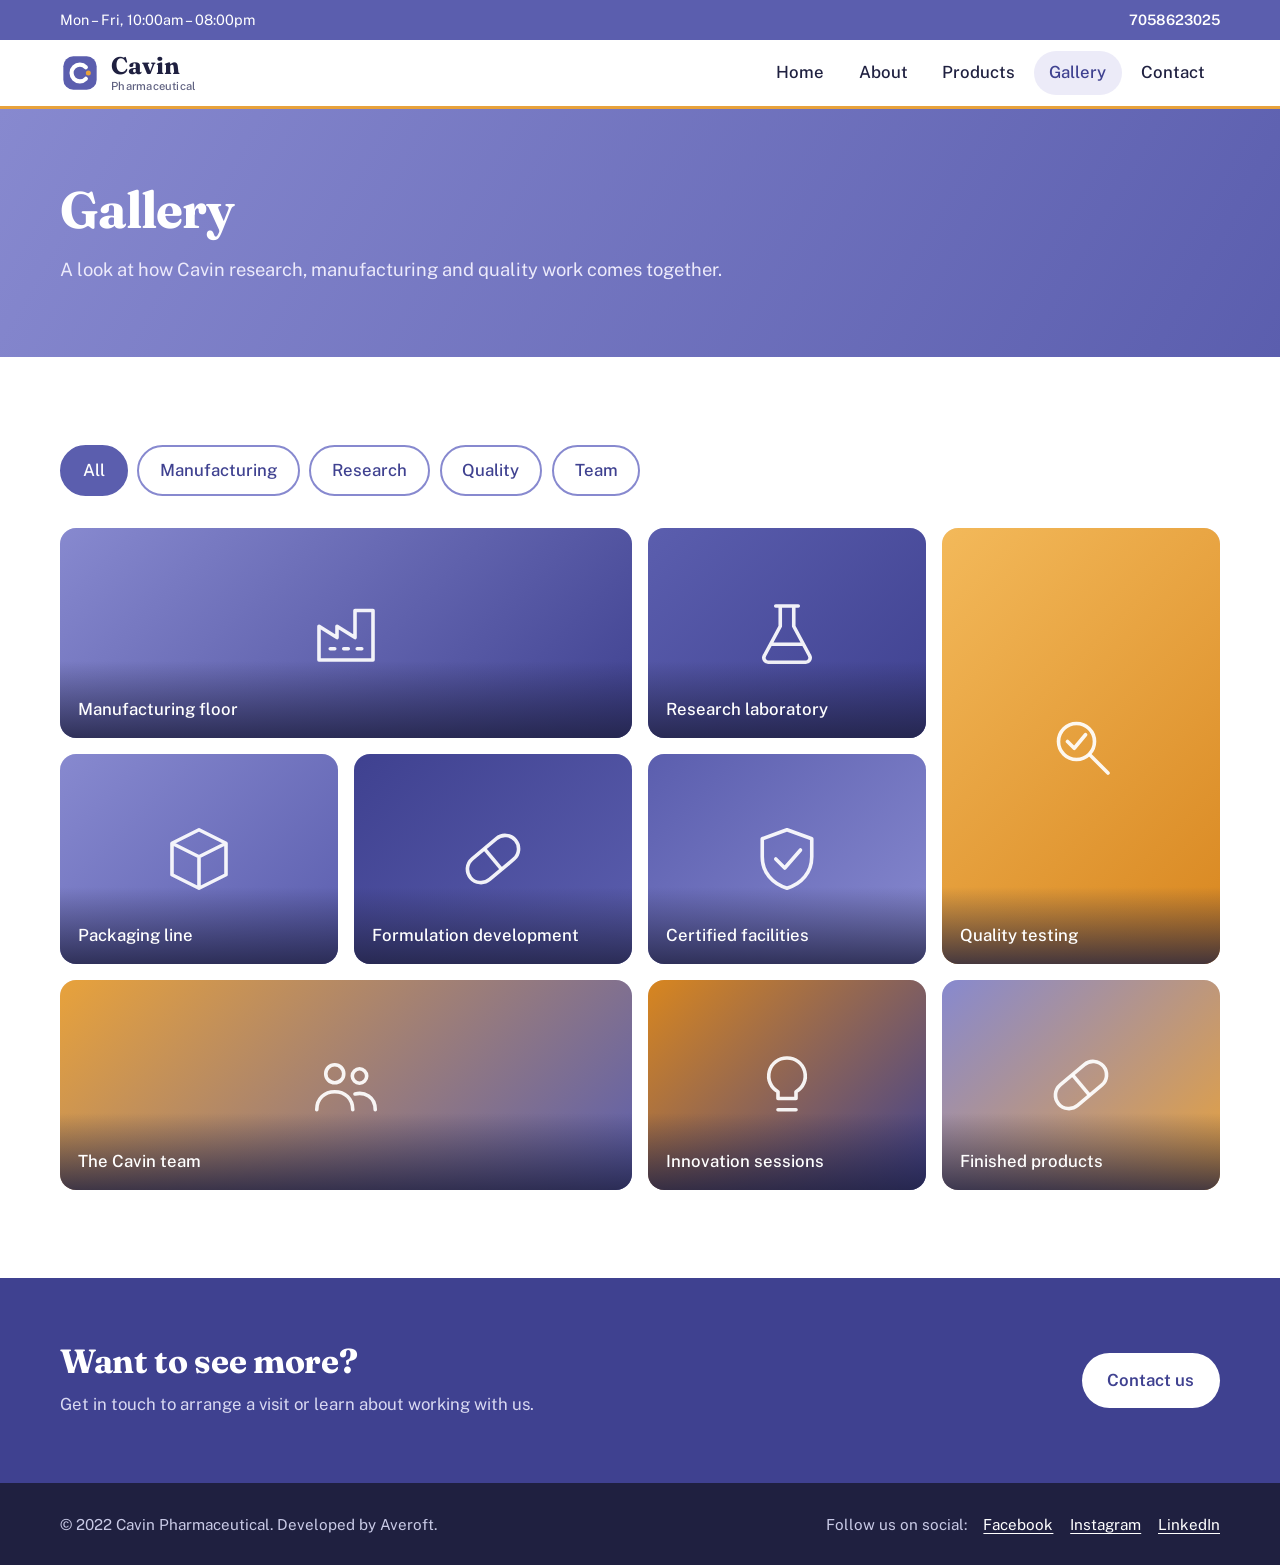
<file: gallery.html>
<!DOCTYPE html>
<html lang="en">
<head>
  <meta charset="UTF-8">
  <meta name="viewport" content="width=device-width, initial-scale=1">
  <title>Gallery | Cavin Pharmaceutical</title>
  <meta name="description" content="A look inside Cavin Pharma: manufacturing, research, quality control and our team.">
  <link rel="preconnect" href="https://fonts.googleapis.com">
  <link rel="preconnect" href="https://fonts.gstatic.com" crossorigin>
  <link href="https://fonts.googleapis.com/css2?family=Fraunces:opsz,wght@9..144,500;9..144,700&family=Public+Sans:wght@400;500;600&display=swap" rel="stylesheet">
  <link rel="stylesheet" href="style.css">
  <link rel="stylesheet" href="gallery.css">
</head>
<body>

  <!-- Icon set used by the placeholder tiles -->
  <svg width="0" height="0" style="position:absolute" aria-hidden="true">
    <symbol id="g-factory" viewBox="0 0 32 32"><path d="M4 28V13l8 5v-5l8 5V6h8v22zM9 23h2M15 23h2M21 23h2" fill="none" stroke="currentColor" stroke-width="1.6" stroke-linejoin="round" stroke-linecap="round"/></symbol>
    <symbol id="g-flask" viewBox="0 0 32 32"><path d="M13 4v9L6 26a2 2 0 0 0 2 3h16a2 2 0 0 0 2-3l-7-13V4M11 4h10M9 21h14" fill="none" stroke="currentColor" stroke-width="1.6" stroke-linecap="round" stroke-linejoin="round"/></symbol>
    <symbol id="g-search" viewBox="0 0 32 32"><circle cx="14" cy="14" r="8" fill="none" stroke="currentColor" stroke-width="1.6"/><path d="M20 20l8 8M10 14l3 3 5-6" fill="none" stroke="currentColor" stroke-width="1.6" stroke-linecap="round" stroke-linejoin="round"/></symbol>
    <symbol id="g-box" viewBox="0 0 32 32"><path d="M16 3l12 6v14l-12 6-12-6V9zM4 9l12 6 12-6M16 15v14" fill="none" stroke="currentColor" stroke-width="1.6" stroke-linejoin="round"/></symbol>
    <symbol id="g-capsule" viewBox="0 0 32 32"><g transform="rotate(-40 16 16)"><rect x="3" y="10" width="26" height="12" rx="6" fill="none" stroke="currentColor" stroke-width="1.6"/><path d="M16 10v12" stroke="currentColor" stroke-width="1.6"/></g></symbol>
    <symbol id="g-people" viewBox="0 0 32 32"><circle cx="11" cy="11" r="4" fill="none" stroke="currentColor" stroke-width="1.6"/><circle cx="22" cy="12" r="3.200" fill="none" stroke="currentColor" stroke-width="1.6"/><path d="M3 27c0-5 3.500-8 8-8s8 3 8 8M20 20c4-1 9 1 9 7" fill="none" stroke="currentColor" stroke-width="1.6" stroke-linecap="round"/></symbol>
    <symbol id="g-shield" viewBox="0 0 32 32"><path d="M16 3l11 4v8c0 7-4.5 12-11 14C9.500 27 5 22 5 15V7z" fill="none" stroke="currentColor" stroke-width="1.6" stroke-linejoin="round"/><path d="M11 16l4 4 7-8" fill="none" stroke="currentColor" stroke-width="1.6" stroke-linecap="round" stroke-linejoin="round"/></symbol>
    <symbol id="g-bulb" viewBox="0 0 32 32"><path d="M16 4a8 8 0 0 0-4 15v3h8v-3a8 8 0 0 0-4-15zM12 27h8" fill="none" stroke="currentColor" stroke-width="1.6" stroke-linecap="round" stroke-linejoin="round"/></symbol>
  </svg>

  <div class="topbar">
    <div class="wrap topbar-in">
      <span>Mon – Fri, 10:00am – 08:00pm</span>
      <a href="tel:7058623025">7058623025</a>
    </div>
  </div>

  <header class="header">
    <div class="wrap header-in">
      <a class="brand" href="index.html" aria-label="Cavin Pharmaceutical home">
        <svg viewBox="0 0 48 48" width="40" height="40" aria-hidden="true">
          <rect x="4" y="4" width="40" height="40" rx="12" fill="#5b5eae"/>
          <path d="M31 17a10 10 0 1 0 0 14" fill="none" stroke="#fff" stroke-width="5" stroke-linecap="round"/>
          <circle cx="34" cy="24" r="3" fill="#e8a23b"/>
        </svg>
        <span>Cavin<small>Pharmaceutical</small></span>
      </a>
      <button class="menu-btn" aria-label="Toggle menu" aria-expanded="false" aria-controls="nav">
        <span></span><span></span><span></span>
      </button>
      <nav id="nav" class="nav">
        <a href="index.html">Home</a>
        <a href="about.html">About</a>
        <a href="products.html">Products</a>
        <a href="gallery.html" class="active" aria-current="page">Gallery</a>
        <a href="contact.html">Contact</a>
      </nav>
    </div>
  </header>

  <main>
    <section class="page-hero">
      <div class="wrap">
        <h1>Gallery</h1>
        <p>A look at how Cavin research, manufacturing and quality work comes together.</p>
      </div>
    </section>

    <section class="section">
      <div class="wrap">

        <div class="filters" role="group" aria-label="Filter gallery">
          <button class="chip-btn is-on" data-filter="all" aria-pressed="true">All</button>
          <button class="chip-btn" data-filter="manufacturing" aria-pressed="false">Manufacturing</button>
          <button class="chip-btn" data-filter="research" aria-pressed="false">Research</button>
          <button class="chip-btn" data-filter="quality" aria-pressed="false">Quality</button>
          <button class="chip-btn" data-filter="team" aria-pressed="false">Team</button>
        </div>

        <!--
          HOW TO USE YOUR OWN PHOTOS
          Inside any <div class="g-media"> replace the <svg> with:
          <img src="images/your-photo.jpg" alt="Describe the photo" loading="lazy">
          Add "wide" or "tall" to the class on a tile to make it bigger.
        -->
        <div class="gallery" id="gallery">

          <button class="g-item wide c-manufacturing" data-cat="manufacturing" type="button">
            <div class="g-media m1"><svg aria-hidden="true"><use href="#g-factory"/></svg></div>
            <span class="g-cap">Manufacturing floor</span>
          </button>

          <button class="g-item c-research" data-cat="research" type="button">
            <div class="g-media m2"><svg aria-hidden="true"><use href="#g-flask"/></svg></div>
            <span class="g-cap">Research laboratory</span>
          </button>

          <button class="g-item tall c-quality" data-cat="quality" type="button">
            <div class="g-media m3"><svg aria-hidden="true"><use href="#g-search"/></svg></div>
            <span class="g-cap">Quality testing</span>
          </button>

          <button class="g-item c-manufacturing" data-cat="manufacturing" type="button">
            <div class="g-media m4"><svg aria-hidden="true"><use href="#g-box"/></svg></div>
            <span class="g-cap">Packaging line</span>
          </button>

          <button class="g-item c-research" data-cat="research" type="button">
            <div class="g-media m5"><svg aria-hidden="true"><use href="#g-capsule"/></svg></div>
            <span class="g-cap">Formulation development</span>
          </button>

          <button class="g-item wide c-team" data-cat="team" type="button">
            <div class="g-media m6"><svg aria-hidden="true"><use href="#g-people"/></svg></div>
            <span class="g-cap">The Cavin team</span>
          </button>

          <button class="g-item c-quality" data-cat="quality" type="button">
            <div class="g-media m7"><svg aria-hidden="true"><use href="#g-shield"/></svg></div>
            <span class="g-cap">Certified facilities</span>
          </button>

          <button class="g-item c-research" data-cat="research" type="button">
            <div class="g-media m8"><svg aria-hidden="true"><use href="#g-bulb"/></svg></div>
            <span class="g-cap">Innovation sessions</span>
          </button>

          <button class="g-item c-manufacturing" data-cat="manufacturing" type="button">
            <div class="g-media m9"><svg aria-hidden="true"><use href="#g-capsule"/></svg></div>
            <span class="g-cap">Finished products</span>
          </button>

        </div>
      </div>
    </section>

    <section class="cta-band">
      <div class="wrap cta-in">
        <div>
          <h2>Want to see more?</h2>
          <p>Get in touch to arrange a visit or learn about working with us.</p>
        </div>
        <a class="btn light" href="contact.html">Contact us</a>
      </div>
    </section>
  </main>

  <!-- Lightbox -->
  <dialog class="lightbox" id="lightbox" aria-label="Gallery viewer">
    <button class="lb-close" id="lbClose" aria-label="Close viewer">&times;</button>
    <button class="lb-nav prev" id="lbPrev" aria-label="Previous image">&#8249;</button>
    <figure class="lb-fig">
      <div class="lb-media" id="lbMedia"></div>
      <figcaption id="lbCap"></figcaption>
    </figure>
    <button class="lb-nav next" id="lbNext" aria-label="Next image">&#8250;</button>
  </dialog>

  <footer class="footer">
    <div class="wrap footer-in">
      <p>© 2022 Cavin Pharmaceutical. Developed by Averoft.</p>
      <p class="social">Follow us on social:
        <a href="#" aria-label="Facebook">Facebook</a>
        <a href="#" aria-label="Instagram">Instagram</a>
        <a href="#" aria-label="LinkedIn">LinkedIn</a>
      </p>
    </div>
  </footer>

  <script>
    // Mobile menu
    const btn = document.querySelector('.menu-btn');
    const nav = document.getElementById('nav');
    btn.addEventListener('click', () => {
      const open = nav.classList.toggle('open');
      btn.setAttribute('aria-expanded', open);
    });

    // Filter
    const filters = document.querySelectorAll('.chip-btn');
    const items = Array.from(document.querySelectorAll('.g-item'));
    filters.forEach(f => f.addEventListener('click', () => {
      filters.forEach(b => { b.classList.remove('is-on'); b.setAttribute('aria-pressed', 'false'); });
      f.classList.add('is-on');
      f.setAttribute('aria-pressed', 'true');
      items.forEach(i => { i.hidden = !(f.dataset.filter === 'all' || i.dataset.cat === f.dataset.filter); });
    }));

    // Lightbox
    const lb = document.getElementById('lightbox');
    const lbMedia = document.getElementById('lbMedia');
    const lbCap = document.getElementById('lbCap');
    let current = 0;
    const visible = () => items.filter(i => !i.hidden);

    function show(index) {
      const list = visible();
      current = (index + list.length) % list.length;
      const item = list[current];
      lbMedia.className = 'lb-media ' + item.querySelector('.g-media').className.replace('g-media', '').trim();
      lbMedia.innerHTML = item.querySelector('.g-media').innerHTML;
      lbCap.textContent = item.querySelector('.g-cap').textContent;
    }
    items.forEach(item => item.addEventListener('click', () => {
      show(visible().indexOf(item));
      lb.showModal();
    }));
    document.getElementById('lbClose').addEventListener('click', () => lb.close());
    document.getElementById('lbPrev').addEventListener('click', () => show(current - 1));
    document.getElementById('lbNext').addEventListener('click', () => show(current + 1));
    lb.addEventListener('click', e => { if (e.target === lb) lb.close(); });
    lb.addEventListener('keydown', e => {
      if (e.key === 'ArrowLeft') show(current - 1);
      if (e.key === 'ArrowRight') show(current + 1);
    });
  </script>
</body>
</html>
</file>
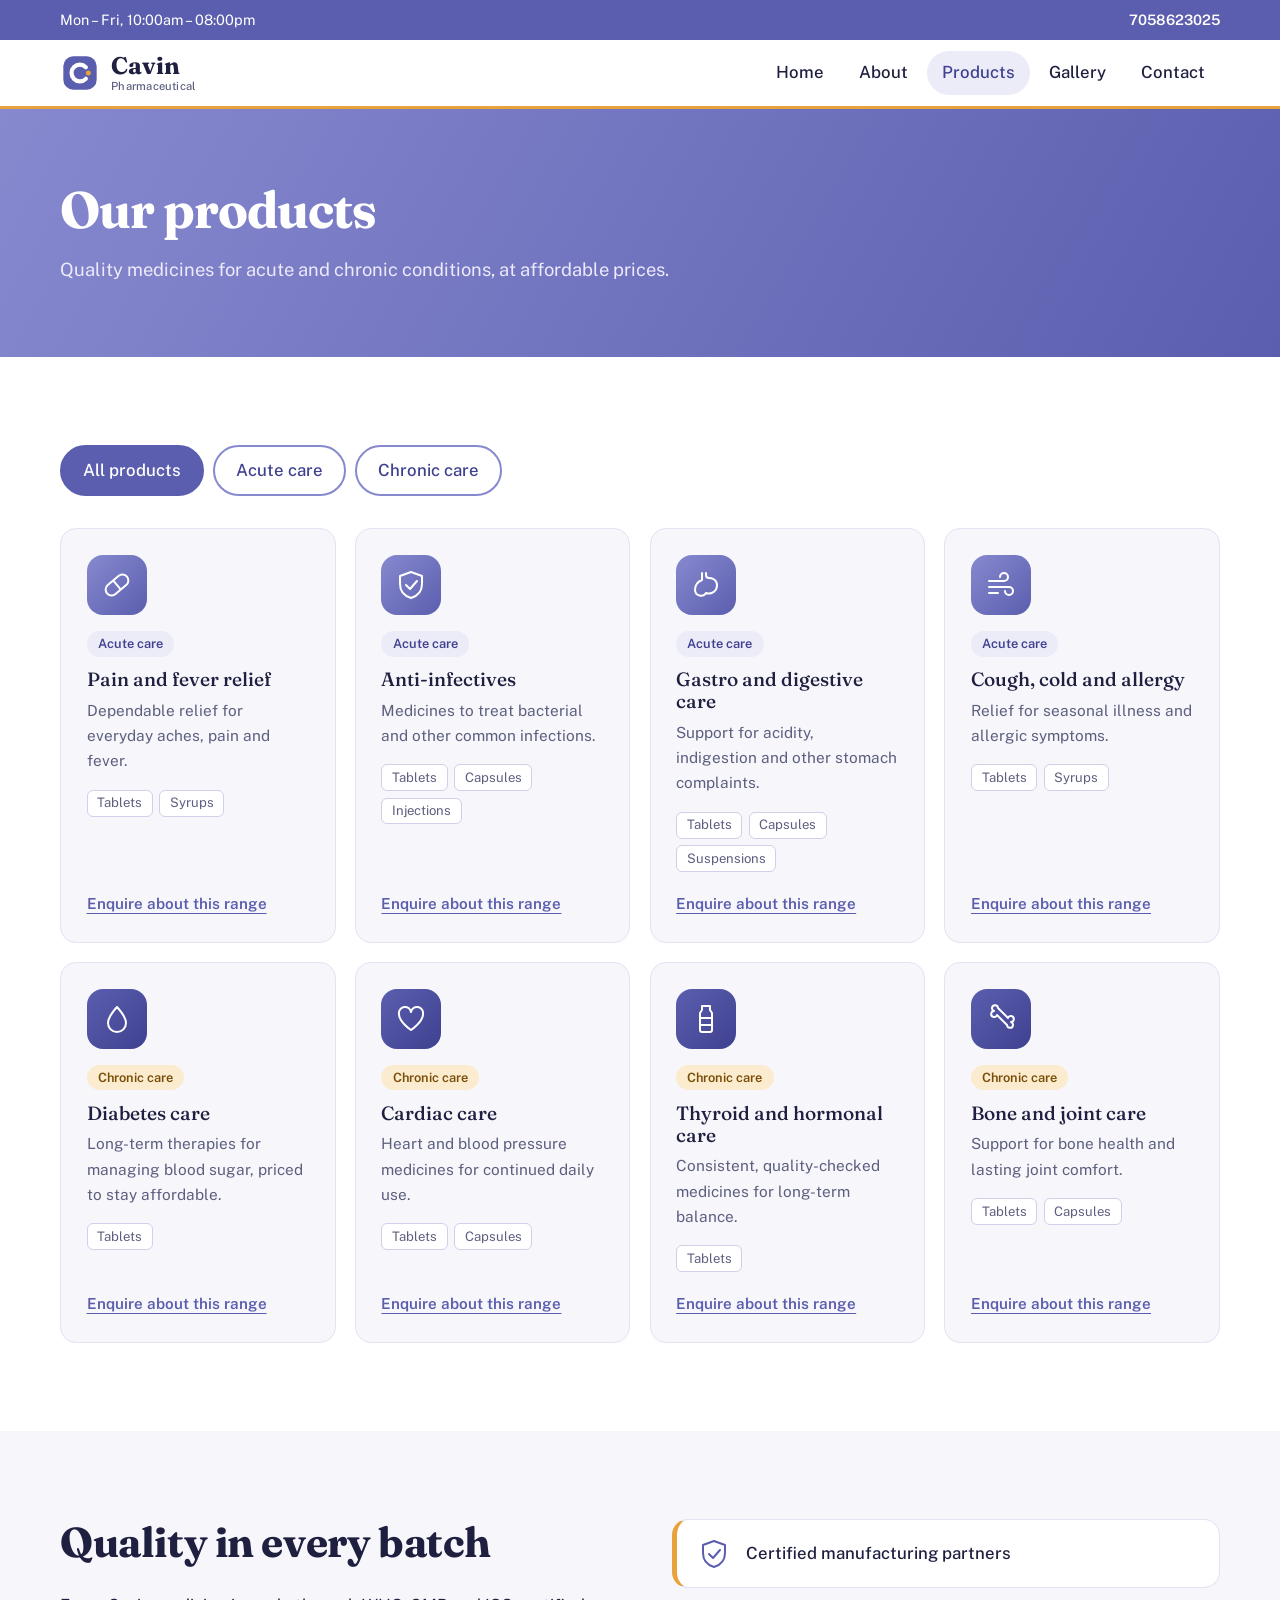
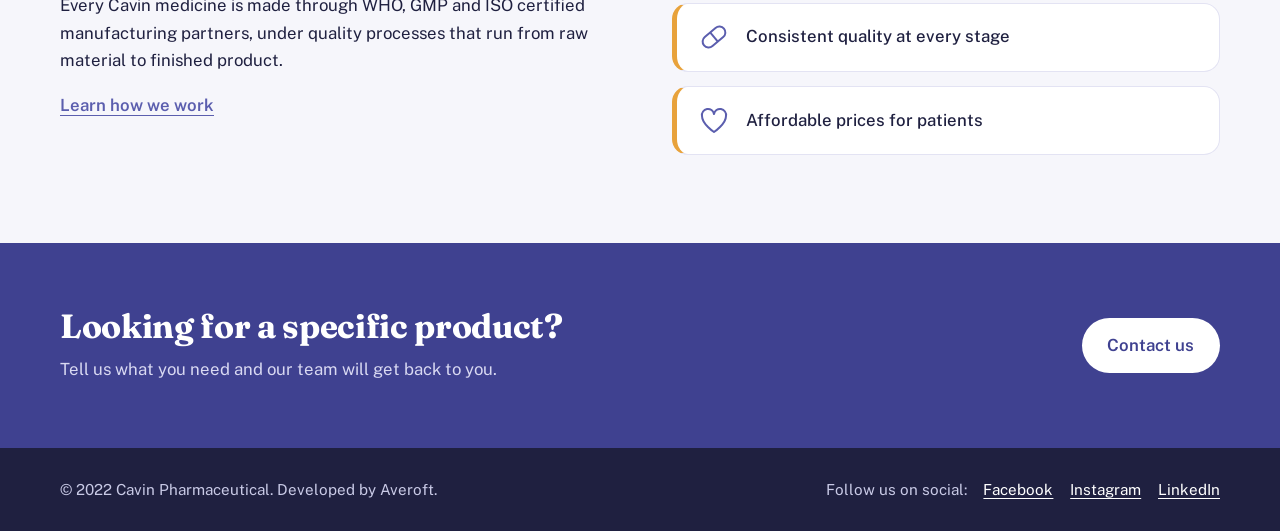
<file: products.html>
<!DOCTYPE html>
<html lang="en">
<head>
  <meta charset="UTF-8">
  <meta name="viewport" content="width=device-width, initial-scale=1">
  <title>Products | Cavin Pharmaceutical</title>
  <meta name="description" content="Explore Cavin Pharma's range of acute and chronic care medicines, made with certified manufacturing partners at affordable prices.">
  <link rel="preconnect" href="https://fonts.googleapis.com">
  <link rel="preconnect" href="https://fonts.gstatic.com" crossorigin>
  <link href="https://fonts.googleapis.com/css2?family=Fraunces:opsz,wght@9..144,500;9..144,700&family=Public+Sans:wght@400;500;600&display=swap" rel="stylesheet">
  <link rel="stylesheet" href="style.css">
  <link rel="stylesheet" href="products.css">
</head>
<body>

  <!-- Icon set used by the product cards -->
  <svg width="0" height="0" style="position:absolute" aria-hidden="true">
    <symbol id="i-capsule" viewBox="0 0 32 32"><g transform="rotate(-40 16 16)"><rect x="3" y="10" width="26" height="12" rx="6" fill="none" stroke="currentColor" stroke-width="2"/><path d="M16 10v12" stroke="currentColor" stroke-width="2"/></g></symbol>
    <symbol id="i-bottle" viewBox="0 0 32 32"><path d="M12 3h8v4l2 3v17a2 2 0 0 1-2 2h-8a2 2 0 0 1-2-2V10l2-3zM10 15h12M10 22h12" fill="none" stroke="currentColor" stroke-width="2" stroke-linejoin="round"/></symbol>
    <symbol id="i-drop" viewBox="0 0 32 32"><path d="M16 4s9 10 9 16a9 9 0 0 1-18 0c0-6 9-16 9-16z" fill="none" stroke="currentColor" stroke-width="2" stroke-linejoin="round"/></symbol>
    <symbol id="i-heart" viewBox="0 0 32 32"><path d="M16 27S4 19 4 11a6 6 0 0 1 12-2 6 6 0 0 1 12 2c0 8-12 16-12 16z" fill="none" stroke="currentColor" stroke-width="2" stroke-linejoin="round"/></symbol>
    <symbol id="i-shield" viewBox="0 0 32 32"><path d="M16 3l11 4v8c0 7-4.5 12-11 14C9.500 27 5 22 5 15V7z" fill="none" stroke="currentColor" stroke-width="2" stroke-linejoin="round"/><path d="M11 16l4 4 7-8" fill="none" stroke="currentColor" stroke-width="2" stroke-linecap="round" stroke-linejoin="round"/></symbol>
    <symbol id="i-stomach" viewBox="0 0 32 32"><path d="M12 4v7c-5 2-7 6-7 10a6 6 0 0 0 11 3c2 1 11 1 11-8 0-6-6-7-8-7s-3-1-3-3V4" fill="none" stroke="currentColor" stroke-width="2" stroke-linecap="round" stroke-linejoin="round"/></symbol>
    <symbol id="i-wind" viewBox="0 0 32 32"><path d="M4 12h15a4 4 0 1 0-4-4M4 18h20a4 4 0 1 1-4 4M4 24h9" fill="none" stroke="currentColor" stroke-width="2" stroke-linecap="round"/></symbol>
    <symbol id="i-bone" viewBox="0 0 32 32"><path d="M9 9a3 3 0 1 1 4-3l10 10a3 3 0 1 1 3 4 3 3 0 1 1-4 3L12 13a3 3 0 1 1-3-4z" fill="none" stroke="currentColor" stroke-width="2" stroke-linejoin="round" transform="translate(0 -1)"/></symbol>
  </svg>

  <div class="topbar">
    <div class="wrap topbar-in">
      <span>Mon – Fri, 10:00am – 08:00pm</span>
      <a href="tel:7058623025">7058623025</a>
    </div>
  </div>

  <header class="header">
    <div class="wrap header-in">
      <a class="brand" href="index.html" aria-label="Cavin Pharmaceutical home">
        <svg viewBox="0 0 48 48" width="40" height="40" aria-hidden="true">
          <rect x="4" y="4" width="40" height="40" rx="12" fill="#5b5eae"/>
          <path d="M31 17a10 10 0 1 0 0 14" fill="none" stroke="#fff" stroke-width="5" stroke-linecap="round"/>
          <circle cx="34" cy="24" r="3" fill="#e8a23b"/>
        </svg>
        <span>Cavin<small>Pharmaceutical</small></span>
      </a>
      <button class="menu-btn" aria-label="Toggle menu" aria-expanded="false" aria-controls="nav">
        <span></span><span></span><span></span>
      </button>
      <nav id="nav" class="nav">
        <a href="index.html">Home</a>
        <a href="about.html">About</a>
        <a href="products.html" class="active" aria-current="page">Products</a>
        <a href="gallery.html">Gallery</a>
        <a href="contact.html">Contact</a>
      </nav>
    </div>
  </header>

  <main>
    <section class="page-hero">
      <div class="wrap">
        <h1>Our products</h1>
        <p>Quality medicines for acute and chronic conditions, at affordable prices.</p>
      </div>
    </section>

    <section class="section">
      <div class="wrap">

        <div class="filters" role="group" aria-label="Filter products by segment">
          <button class="chip-btn is-on" data-filter="all" aria-pressed="true">All products</button>
          <button class="chip-btn" data-filter="acute" aria-pressed="false">Acute care</button>
          <button class="chip-btn" data-filter="chronic" aria-pressed="false">Chronic care</button>
        </div>

        <!-- NOTE: these are sample categories. Replace names and forms with your real product range. -->
        <div class="product-grid" id="productGrid">

          <article class="p-card" data-segment="acute">
            <div class="p-icon"><svg><use href="#i-capsule"/></svg></div>
            <span class="tag">Acute care</span>
            <h3>Pain and fever relief</h3>
            <p>Dependable relief for everyday aches, pain and fever.</p>
            <ul class="forms"><li>Tablets</li><li>Syrups</li></ul>
            <a class="enquire" href="contact.html">Enquire about this range</a>
          </article>

          <article class="p-card" data-segment="acute">
            <div class="p-icon"><svg><use href="#i-shield"/></svg></div>
            <span class="tag">Acute care</span>
            <h3>Anti-infectives</h3>
            <p>Medicines to treat bacterial and other common infections.</p>
            <ul class="forms"><li>Tablets</li><li>Capsules</li><li>Injections</li></ul>
            <a class="enquire" href="contact.html">Enquire about this range</a>
          </article>

          <article class="p-card" data-segment="acute">
            <div class="p-icon"><svg><use href="#i-stomach"/></svg></div>
            <span class="tag">Acute care</span>
            <h3>Gastro and digestive care</h3>
            <p>Support for acidity, indigestion and other stomach complaints.</p>
            <ul class="forms"><li>Tablets</li><li>Capsules</li><li>Suspensions</li></ul>
            <a class="enquire" href="contact.html">Enquire about this range</a>
          </article>

          <article class="p-card" data-segment="acute">
            <div class="p-icon"><svg><use href="#i-wind"/></svg></div>
            <span class="tag">Acute care</span>
            <h3>Cough, cold and allergy</h3>
            <p>Relief for seasonal illness and allergic symptoms.</p>
            <ul class="forms"><li>Tablets</li><li>Syrups</li></ul>
            <a class="enquire" href="contact.html">Enquire about this range</a>
          </article>

          <article class="p-card" data-segment="chronic">
            <div class="p-icon"><svg><use href="#i-drop"/></svg></div>
            <span class="tag">Chronic care</span>
            <h3>Diabetes care</h3>
            <p>Long-term therapies for managing blood sugar, priced to stay affordable.</p>
            <ul class="forms"><li>Tablets</li></ul>
            <a class="enquire" href="contact.html">Enquire about this range</a>
          </article>

          <article class="p-card" data-segment="chronic">
            <div class="p-icon"><svg><use href="#i-heart"/></svg></div>
            <span class="tag">Chronic care</span>
            <h3>Cardiac care</h3>
            <p>Heart and blood pressure medicines for continued daily use.</p>
            <ul class="forms"><li>Tablets</li><li>Capsules</li></ul>
            <a class="enquire" href="contact.html">Enquire about this range</a>
          </article>

          <article class="p-card" data-segment="chronic">
            <div class="p-icon"><svg><use href="#i-bottle"/></svg></div>
            <span class="tag">Chronic care</span>
            <h3>Thyroid and hormonal care</h3>
            <p>Consistent, quality-checked medicines for long-term balance.</p>
            <ul class="forms"><li>Tablets</li></ul>
            <a class="enquire" href="contact.html">Enquire about this range</a>
          </article>

          <article class="p-card" data-segment="chronic">
            <div class="p-icon"><svg><use href="#i-bone"/></svg></div>
            <span class="tag">Chronic care</span>
            <h3>Bone and joint care</h3>
            <p>Support for bone health and lasting joint comfort.</p>
            <ul class="forms"><li>Tablets</li><li>Capsules</li></ul>
            <a class="enquire" href="contact.html">Enquire about this range</a>
          </article>

        </div>
      </div>
    </section>

    <!-- QUALITY -->
    <section class="section alt">
      <div class="wrap split">
        <div>
          <h2>Quality in every batch</h2>
          <p>Every Cavin medicine is made through WHO, GMP and ISO certified manufacturing partners, under quality processes that run from raw material to finished product.</p>
          <a class="text-link" href="about.html">Learn how we work</a>
        </div>
        <ul class="assure">
          <li><svg><use href="#i-shield"/></svg><span>Certified manufacturing partners</span></li>
          <li><svg><use href="#i-capsule"/></svg><span>Consistent quality at every stage</span></li>
          <li><svg><use href="#i-heart"/></svg><span>Affordable prices for patients</span></li>
        </ul>
      </div>
    </section>

    <section class="cta-band">
      <div class="wrap cta-in">
        <div>
          <h2>Looking for a specific product?</h2>
          <p>Tell us what you need and our team will get back to you.</p>
        </div>
        <a class="btn light" href="contact.html">Contact us</a>
      </div>
    </section>
  </main>

  <footer class="footer">
    <div class="wrap footer-in">
      <p>© 2022 Cavin Pharmaceutical. Developed by Averoft.</p>
      <p class="social">Follow us on social:
        <a href="#" aria-label="Facebook">Facebook</a>
        <a href="#" aria-label="Instagram">Instagram</a>
        <a href="#" aria-label="LinkedIn">LinkedIn</a>
      </p>
    </div>
  </footer>

  <script>
    // Mobile menu
    const btn = document.querySelector('.menu-btn');
    const nav = document.getElementById('nav');
    btn.addEventListener('click', () => {
      const open = nav.classList.toggle('open');
      btn.setAttribute('aria-expanded', open);
    });

    // Product filter
    const filters = document.querySelectorAll('.chip-btn');
    const cards = document.querySelectorAll('.p-card');
    filters.forEach(f => f.addEventListener('click', () => {
      filters.forEach(b => { b.classList.remove('is-on'); b.setAttribute('aria-pressed', 'false'); });
      f.classList.add('is-on');
      f.setAttribute('aria-pressed', 'true');
      cards.forEach(c => {
        c.hidden = !(f.dataset.filter === 'all' || c.dataset.segment === f.dataset.filter);
      });
    }));
  </script>
</body>
</html>
</file>
<file: style.css>
/* ==========================================================
   Cavin Pharmaceutical - shared stylesheet (used by every page)
   ========================================================== */
:root {
  --indigo: #5b5eae;
  --indigo-deep: #3f4190;
  --lilac: #8789cf;
  --mist: #ecebf8;
  --amber: #e8a23b;
  --paper: #f6f6fb;
  --ink: #1f2040;
  --muted: #5d5f7f;
  --radius: 16px;
  --display: "Fraunces", Georgia, serif;
  --body: "Public Sans", system-ui, -apple-system, Segoe UI, sans-serif;
}

*, *::before, *::after { box-sizing: border-box; }
html { scroll-behavior: smooth; scroll-padding-top: 90px; }
body { margin: 0; font-family: var(--body); color: var(--ink); background: #fff; line-height: 1.65; font-size: 1.05rem; }
img, svg { max-width: 100%; display: block; }
a { color: var(--indigo); }
:focus-visible { outline: 3px solid var(--amber); outline-offset: 3px; border-radius: 4px; }

h1, h2, h3 { font-family: var(--display); line-height: 1.15; margin: 0 0 .6em; color: var(--ink); }
h1 { font-size: clamp(2.4rem, 5.5vw, 4rem); font-weight: 700; letter-spacing: -.02em; }
h2 { font-size: clamp(1.8rem, 3.5vw, 2.6rem); font-weight: 700; letter-spacing: -.01em; }
h3 { font-size: 1.25rem; font-weight: 500; }
p { margin: 0 0 1em; max-width: 62ch; }

.wrap { width: min(1160px, 92%); margin-inline: auto; }
.center { text-align: center; }
.lead { font-size: 1.2rem; color: var(--muted); margin-bottom: 2.2rem; }
.lead.center { margin-inline: auto; }
.more { max-width: none; margin: 2.2rem 0 0; }

/* ---------- Top bar ---------- */
.topbar { background: var(--indigo); color: #fff; font-size: .9rem; }
.topbar-in { display: flex; justify-content: space-between; gap: 1rem; padding: .5rem 0; flex-wrap: wrap; }
.topbar a { color: #fff; text-decoration: none; font-weight: 600; }

/* ---------- Header / nav ---------- */
.header { position: sticky; top: 0; z-index: 50; background: rgba(255,255,255,.96); backdrop-filter: blur(8px); border-bottom: 3px solid var(--amber); }
.header-in { display: flex; align-items: center; justify-content: space-between; padding: .7rem 0; }
.brand { display: flex; align-items: center; gap: .7rem; text-decoration: none; color: var(--ink); font-family: var(--display); font-size: 1.5rem; font-weight: 700; line-height: 1; }
.brand small { display: block; font-family: var(--body); font-size: .7rem; font-weight: 500; color: var(--muted); letter-spacing: .02em; margin-top: 3px; }
.nav { display: flex; gap: .25rem; }
.nav a { text-decoration: none; color: var(--ink); font-weight: 500; padding: .5rem .95rem; border-radius: 999px; transition: background .2s, color .2s; }
.nav a:hover, .nav a.active { background: var(--mist); color: var(--indigo-deep); }
.menu-btn { display: none; background: none; border: 0; padding: .6rem; cursor: pointer; }
.menu-btn span { display: block; width: 24px; height: 2px; background: var(--ink); margin: 5px 0; }

/* ---------- Buttons & links ---------- */
.btn { display: inline-block; padding: .85rem 1.6rem; border-radius: 999px; font-weight: 600; text-decoration: none; transition: transform .15s, background .2s; }
.btn:hover { transform: translateY(-2px); }
.btn.primary { background: var(--indigo); color: #fff; }
.btn.primary:hover { background: var(--indigo-deep); }
.btn.ghost { border: 2px solid var(--indigo); color: var(--indigo-deep); }
.btn.light { background: #fff; color: var(--indigo-deep); }
.btns { display: flex; gap: .8rem; flex-wrap: wrap; margin: 1.6rem 0; }
.text-link { font-weight: 600; text-underline-offset: 4px; }

/* ---------- Hero (home page) ---------- */
.hero { background: linear-gradient(180deg, var(--paper), #fff); padding: clamp(2.5rem, 7vw, 5.5rem) 0; overflow: hidden; }
.hero-in { display: grid; grid-template-columns: 1.1fr .9fr; gap: 3rem; align-items: center; }
.hero-copy p { font-size: 1.2rem; color: var(--muted); }
.certs { list-style: none; display: flex; gap: .6rem; padding: 0; margin: 0; flex-wrap: wrap; }
.certs li { border: 1.5px solid var(--lilac); color: var(--indigo-deep); padding: .25rem .8rem; border-radius: 999px; font-size: .9rem; font-weight: 500; background: #fff; }
.hero-art { position: relative; }
.capsule { transform-origin: 260px 260px; animation: bob 6s ease-in-out infinite; }
@keyframes bob { 0%,100% { transform: rotate(-35deg) translateY(0); } 50% { transform: rotate(-31deg) translateY(-8px); } }
.float-card { position: absolute; left: -4%; bottom: 6%; background: #fff; border-radius: var(--radius); padding: 1rem 1.2rem; max-width: 240px; box-shadow: 0 14px 40px rgba(63,65,144,.18); border-left: 5px solid var(--amber); }
.float-card strong { display: block; font-family: var(--display); font-size: 1.1rem; }
.float-card span { font-size: .92rem; color: var(--muted); line-height: 1.4; display: block; }

/* ---------- Page header (for inner pages: about, products...) ---------- */
.page-hero { background: linear-gradient(120deg, var(--lilac), var(--indigo)); color: #fff; padding: clamp(2.5rem, 6vw, 4.5rem) 0; }
.page-hero h1 { color: #fff; font-size: clamp(2rem, 4.5vw, 3.2rem); margin-bottom: .3em; }
.page-hero p { color: #eceafb; font-size: 1.15rem; margin: 0; }

/* ---------- Mission band ---------- */
.band { background: linear-gradient(120deg, var(--lilac), var(--indigo)); color: #fff; padding: clamp(2.5rem, 6vw, 4rem) 0; }
.band p { font-family: var(--display); font-size: clamp(1.4rem, 3vw, 2.1rem); line-height: 1.35; max-width: 34em; margin: 0 auto; text-align: center; }

/* ---------- Sections & layout ---------- */
.section { padding: clamp(3rem, 7vw, 5.5rem) 0; }
.section.alt { background: var(--paper); }
.split { display: grid; grid-template-columns: 1fr 1fr; gap: clamp(2rem, 5vw, 4.5rem); align-items: start; }
.two { display: grid; grid-template-columns: 1fr 1fr; gap: 1.6rem; }
.grid { display: grid; grid-template-columns: repeat(3, 1fr); gap: 1.2rem; }

/* ---------- Value cards ---------- */
.values { display: grid; gap: 1.2rem; }
.values article { background: var(--paper); border-radius: var(--radius); padding: 1.6rem; border-left: 5px solid var(--indigo); }
.values svg, .steps svg { width: 36px; height: 36px; color: var(--indigo); margin-bottom: .6rem; }
.values p { margin: 0; color: var(--muted); }

/* ---------- Process steps ---------- */
.steps { list-style: none; padding: 0; margin: 2.5rem 0 0; display: grid; grid-template-columns: repeat(5, 1fr); gap: 1rem; }
.steps li { background: #fff; border-radius: var(--radius); padding: 1.5rem 1.2rem; text-align: center; border: 1px solid #dfdff2; }
.steps svg { margin-inline: auto; }
.steps h3 { font-size: 1.15rem; }
.steps p { font-size: .95rem; color: var(--muted); margin: 0 auto; }

/* ---------- Cards ---------- */
.card { background: var(--paper); border-radius: var(--radius); padding: 1.7rem; border: 1px solid #e3e3f3; }
.card p { color: var(--muted); font-size: .98rem; margin: 0; }
.card.accent { background: var(--indigo); border-color: var(--indigo); }
.card.accent h3, .card.accent p { color: #fff; }
.card.accent a { display: inline-block; margin-top: 1rem; color: #fff; font-weight: 600; text-underline-offset: 4px; }

/* ---------- Products ---------- */
.product { background: #fff; border-radius: var(--radius); overflow: hidden; border: 1px solid #e3e3f3; padding-bottom: .6rem; }
.product h3, .product p { padding-inline: 1.6rem; }
.product h3 { margin-top: 1.3rem; }
.product p { color: var(--muted); }
.ph { height: 210px; display: grid; place-items: center; }
.ph svg { width: 70%; }
.ph.acute { background: linear-gradient(135deg, var(--lilac), var(--indigo)); }
.ph.chronic { background: linear-gradient(135deg, var(--indigo), var(--indigo-deep)); }

/* ---------- Vision / opportunities panels ---------- */
.panel { border-radius: var(--radius); padding: clamp(1.8rem, 4vw, 3rem); background: var(--mist); }
.panel.dark { background: var(--indigo-deep); color: #fff; }
.panel.dark h2 { color: #fff; }
.panel.dark p { color: #e2e2f6; }

/* ---------- Call-to-action band ---------- */
.cta-band { background: var(--indigo-deep); color: #fff; padding: clamp(2.5rem, 6vw, 4rem) 0; }
.cta-in { display: flex; align-items: center; justify-content: space-between; gap: 2rem; flex-wrap: wrap; }
.cta-band h2 { color: #fff; font-size: clamp(1.5rem, 3vw, 2.1rem); margin-bottom: .3em; }
.cta-band p { color: #d9d9f2; margin: 0; }

/* ---------- Contact ---------- */
.addr { border-left: 4px solid var(--amber); padding-left: 1rem; margin-bottom: 1.4rem; }
.addr h3 { margin-bottom: .2rem; font-size: 1.1rem; }
.addr p { margin: 0; color: var(--muted); }
.hours { background: var(--indigo); color: #fff; border-radius: var(--radius); padding: clamp(1.6rem, 4vw, 2.6rem); }
.hours h2 { color: #fff; font-size: 1.8rem; }
.hours dl { margin: 0; }
.hours dl div { display: flex; justify-content: space-between; gap: 1rem; padding: .7rem 0; border-bottom: 2px dotted rgba(255,255,255,.45); }
.hours dl div:last-child { border-bottom: 0; }
.hours dt { font-weight: 500; }
.hours dd { margin: 0; }
.hours .off dd { color: #ffd89a; }

/* ---------- Footer ---------- */
.footer { background: var(--ink); color: #c9cae6; padding: 1.8rem 0; font-size: .95rem; }
.footer-in { display: flex; justify-content: space-between; gap: 1rem; flex-wrap: wrap; }
.footer p { margin: 0; max-width: none; }
.footer a { color: #fff; margin-left: .8rem; text-underline-offset: 3px; }

/* ---------- Responsive ---------- */
@media (max-width: 980px) {
  .hero-in, .split, .two { grid-template-columns: 1fr; }
  .grid { grid-template-columns: repeat(2, 1fr); }
  .steps { grid-template-columns: repeat(2, 1fr); }
  .hero-art { max-width: 440px; margin-inline: auto; }
}
@media (max-width: 760px) {
  .menu-btn { display: block; }
  .nav { display: none; position: absolute; top: 100%; left: 0; right: 0; flex-direction: column; background: #fff; padding: .8rem 4%; border-bottom: 3px solid var(--amber); }
  .nav.open { display: flex; }
  .header { position: sticky; }
  .grid, .steps { grid-template-columns: 1fr; }
  .topbar-in { justify-content: center; font-size: .82rem; }
  .float-card { position: static; margin: -2rem auto 0; }
}
@media (prefers-reduced-motion: reduce) {
  .capsule { animation: none; }
  html { scroll-behavior: auto; }
  .btn { transition: none; }
}
</file>
<file: about.css>
/* ==========================================================
   About page styles - loaded after style.css
   ========================================================== */

/* Who we are: quote block */
.about-art { display: grid; gap: 1.5rem; align-content: start; }
.quote {
  margin: 0;
  padding: clamp(1.6rem, 4vw, 2.6rem);
  background: var(--mist);
  border-radius: var(--radius);
  border-left: 6px solid var(--amber);
  font-family: var(--display);
  font-size: clamp(1.4rem, 2.6vw, 1.9rem);
  line-height: 1.35;
  color: var(--indigo-deep);
}

/* Mission & vision */
.mv { background: #fff; border: 1px solid #e3e3f3; }
.mv svg { width: 40px; height: 40px; color: var(--indigo); margin-bottom: 1rem; }
.mv h2 { font-size: 1.8rem; }
.mv p { margin: 0; color: var(--muted); }

/* How we work */
.pillars { display: grid; grid-template-columns: 1fr 1fr; gap: 1.4rem; }
.pillar { display: flex; gap: 1.2rem; align-items: flex-start; background: var(--paper); border-radius: var(--radius); padding: 1.8rem; border-left: 5px solid var(--indigo); }
.pillar svg { flex: none; width: 40px; height: 40px; color: var(--indigo); }
.pillar h3 { margin-bottom: .3em; }
.pillar p { margin: 0; color: var(--muted); }

/* Medical research cards sit on a light background, so make them white */
.research .card { background: #fff; }
.research .card.accent { background: var(--indigo); }

/* Careers */
.careers { display: grid; grid-template-columns: 1fr 1.2fr; gap: clamp(2rem, 5vw, 4rem); align-items: center; }
.careers .lead { margin-bottom: 0; }
.careers .btn { margin-top: .4rem; }

@media (max-width: 980px) {
  .pillars, .careers { grid-template-columns: 1fr; }
}
@media (max-width: 480px) {
  .pillar { flex-direction: column; }
}
</file>
<file: contact.css>
/* ==========================================================
   Contact page styles - loaded after style.css
   ========================================================== */

.contact-grid { display: grid; grid-template-columns: 1.2fr 1fr; gap: clamp(2rem, 4vw, 3.5rem); align-items: start; }

/* Form */
.form-card { background: var(--paper); border: 1px solid #e3e3f3; border-radius: var(--radius); padding: clamp(1.6rem, 4vw, 2.6rem); }
.form-card h2 { font-size: 1.9rem; }
.row { display: grid; grid-template-columns: 1fr 1fr; gap: 1rem; }
.field { margin-bottom: 1.1rem; }
.field label { display: block; font-weight: 600; font-size: .92rem; margin-bottom: .35rem; }
.field input, .field select, .field textarea {
  width: 100%; font: inherit; color: var(--ink);
  padding: .75rem 1rem; background: #fff;
  border: 1.5px solid #cfd0ea; border-radius: 12px;
  transition: border-color .2s, box-shadow .2s;
}
.field textarea { resize: vertical; min-height: 130px; }
.field input:focus, .field select:focus, .field textarea:focus {
  outline: none; border-color: var(--indigo); box-shadow: 0 0 0 4px rgba(91,94,174,.18);
}
.form-card .btn { border: 0; cursor: pointer; font: inherit; font-weight: 600; }
.status { margin: 1rem 0 0; font-weight: 500; min-height: 1.5em; }
.status.ok { color: #1f6b3a; }
.status.error { color: #b3261e; }

/* Details */
.info { display: grid; gap: 1rem; }
.office { display: flex; gap: 1rem; align-items: flex-start; background: #fff; border: 1px solid #e3e3f3; border-left: 5px solid var(--amber); border-radius: var(--radius); padding: 1.3rem 1.4rem; }
.office svg { flex: none; width: 34px; height: 34px; color: var(--indigo); margin-top: .15rem; }
.office h3 { font-size: 1.1rem; margin-bottom: .25em; }
.office p { margin: 0 0 .4rem; color: var(--muted); font-size: .98rem; }
.big-link { font-weight: 600; font-size: 1.15rem; color: var(--indigo-deep); text-decoration: none; word-break: break-word; }
.big-link:hover { text-decoration: underline; text-underline-offset: 4px; }

@media (max-width: 980px) { .contact-grid { grid-template-columns: 1fr; } }
@media (max-width: 520px) { .row { grid-template-columns: 1fr; } }
@media (prefers-reduced-motion: reduce) { .field input, .field select, .field textarea { transition: none; } }
</file>
<file: gallery.css>
/* ==========================================================
   Gallery page styles - loaded after style.css
   ========================================================== */

/* Filter buttons */
.filters { display: flex; flex-wrap: wrap; gap: .6rem; margin-bottom: 2rem; }
.chip-btn {
  font: inherit; font-weight: 500; cursor: pointer;
  padding: .6rem 1.3rem; border-radius: 999px;
  border: 2px solid var(--lilac); background: #fff; color: var(--indigo-deep);
  transition: background .2s, color .2s, border-color .2s;
}
.chip-btn:hover { background: var(--mist); }
.chip-btn.is-on { background: var(--indigo); border-color: var(--indigo); color: #fff; }

/* Grid */
.gallery {
  display: grid;
  grid-template-columns: repeat(4, 1fr);
  grid-auto-rows: 210px;
  grid-auto-flow: dense;
  gap: 1rem;
}
.g-item {
  position: relative; display: block; padding: 0; border: 0; cursor: zoom-in;
  border-radius: var(--radius); overflow: hidden; background: var(--mist);
  font: inherit; text-align: left;
}
.g-item[hidden] { display: none; }
.g-item.wide { grid-column: span 2; }
.g-item.tall { grid-row: span 2; }

.g-media { position: absolute; inset: 0; display: grid; place-items: center; transition: transform .4s ease; }
.g-media svg { width: 72px; height: 72px; color: rgba(255,255,255,.92); }
.g-media img { width: 100%; height: 100%; object-fit: cover; }
.g-item:hover .g-media { transform: scale(1.05); }

/* Caption sits on a dark fade so it is readable on any photo */
.g-cap {
  position: absolute; left: 0; right: 0; bottom: 0;
  padding: 2.2rem 1.1rem .9rem; color: #fff; font-weight: 500;
  background: linear-gradient(to top, rgba(31,32,64,.8), rgba(31,32,64,0));
}

/* Placeholder colours (remove once you add real photos) */
.m1 { background: linear-gradient(135deg, #8789cf, #3f4190); }
.m2 { background: linear-gradient(135deg, #5b5eae, #3f4190); }
.m3 { background: linear-gradient(135deg, #f3b95a, #d8861f); }
.m4 { background: linear-gradient(135deg, #8789cf, #5b5eae); }
.m5 { background: linear-gradient(135deg, #3f4190, #5b5eae); }
.m6 { background: linear-gradient(135deg, #e8a23b, #5b5eae); }
.m7 { background: linear-gradient(135deg, #5b5eae, #8789cf); }
.m8 { background: linear-gradient(135deg, #d8861f, #3f4190); }
.m9 { background: linear-gradient(135deg, #8789cf, #e8a23b); }

/* Lightbox */
.lightbox {
  border: 0; padding: 0; background: transparent; max-width: 100vw; max-height: 100vh;
  width: 100%; height: 100%; margin: 0; overflow: hidden;
}
.lightbox[open] { display: grid; grid-template-columns: auto 1fr auto; align-items: center; gap: .5rem; padding: 1rem; }
.lightbox::backdrop { background: rgba(20,21,48,.88); }
.lb-fig { margin: 0; justify-self: center; width: min(100%, 820px); }
.lb-media { aspect-ratio: 4 / 3; border-radius: var(--radius); overflow: hidden; display: grid; place-items: center; background: var(--indigo); }
.lb-media svg { width: 140px; height: 140px; color: rgba(255,255,255,.92); }
.lb-media img { width: 100%; height: 100%; object-fit: contain; background: #111; }
.lb-fig figcaption { color: #fff; text-align: center; margin-top: .9rem; font-family: var(--display); font-size: 1.25rem; }
.lb-nav, .lb-close {
  background: rgba(255,255,255,.15); color: #fff; border: 0; cursor: pointer;
  width: 48px; height: 48px; border-radius: 50%; font-size: 2rem; line-height: 1;
  transition: background .2s;
}
.lb-nav:hover, .lb-close:hover { background: rgba(255,255,255,.3); }
.lb-close { position: absolute; top: 1rem; right: 1rem; z-index: 2; }

/* Responsive */
@media (max-width: 980px) { .gallery { grid-template-columns: repeat(3, 1fr); } }
@media (max-width: 680px) {
  .gallery { grid-template-columns: repeat(2, 1fr); grid-auto-rows: 170px; gap: .7rem; }
  .g-item.wide { grid-column: span 2; }
  .lightbox[open] { grid-template-columns: 1fr; grid-template-rows: 1fr auto; align-content: center; }
  .lb-nav { position: absolute; bottom: 1.2rem; }
  .lb-nav.prev { left: 1rem; }
  .lb-nav.next { right: 1rem; }
}
@media (prefers-reduced-motion: reduce) { .g-media, .chip-btn { transition: none; } .g-item:hover .g-media { transform: none; } }
</file>
<file: products.css>
/* ==========================================================
   Products page styles - loaded after style.css
   ========================================================== */

/* Filter buttons */
.filters { display: flex; flex-wrap: wrap; gap: .6rem; margin-bottom: 2rem; }
.chip-btn {
  font: inherit; font-weight: 500; cursor: pointer;
  padding: .6rem 1.3rem; border-radius: 999px;
  border: 2px solid var(--lilac); background: #fff; color: var(--indigo-deep);
  transition: background .2s, color .2s, border-color .2s;
}
.chip-btn:hover { background: var(--mist); }
.chip-btn.is-on { background: var(--indigo); border-color: var(--indigo); color: #fff; }

/* Product grid */
.product-grid { display: grid; grid-template-columns: repeat(4, 1fr); gap: 1.2rem; }
.p-card {
  display: flex; flex-direction: column;
  background: var(--paper); border: 1px solid #e3e3f3; border-radius: var(--radius);
  padding: 1.6rem; transition: border-color .2s, box-shadow .2s;
}
.p-card[hidden] { display: none; }
.p-card:hover { border-color: var(--lilac); box-shadow: 0 10px 30px rgba(63,65,144,.12); }

.p-icon { width: 60px; height: 60px; border-radius: 16px; background: var(--indigo); display: grid; place-items: center; margin-bottom: 1rem; }
.p-icon svg { width: 32px; height: 32px; color: #fff; }
.p-card[data-segment="acute"] .p-icon { background: linear-gradient(135deg, var(--lilac), var(--indigo)); }
.p-card[data-segment="chronic"] .p-icon { background: linear-gradient(135deg, var(--indigo), var(--indigo-deep)); }

.tag { align-self: flex-start; font-size: .8rem; font-weight: 600; color: var(--indigo-deep); background: var(--mist); padding: .15rem .7rem; border-radius: 999px; margin-bottom: .7rem; }
.p-card[data-segment="chronic"] .tag { background: #fbeccf; color: #7a4d06; }
.p-card h3 { font-size: 1.2rem; margin-bottom: .4em; }
.p-card p { color: var(--muted); font-size: .96rem; margin-bottom: 1rem; }

.forms { list-style: none; display: flex; flex-wrap: wrap; gap: .4rem; padding: 0; margin: 0 0 1.2rem; }
.forms li { font-size: .82rem; padding: .1rem .6rem; border: 1px solid #cfd0ea; border-radius: 6px; background: #fff; color: var(--muted); }
.enquire { margin-top: auto; font-weight: 600; font-size: .95rem; text-underline-offset: 4px; }

/* Quality list */
.assure { list-style: none; margin: 0; padding: 0; display: grid; gap: .9rem; }
.assure li { display: flex; align-items: center; gap: 1rem; background: #fff; border: 1px solid #e3e3f3; border-left: 5px solid var(--amber); border-radius: var(--radius); padding: 1.1rem 1.3rem; font-weight: 500; }
.assure svg { flex: none; width: 32px; height: 32px; color: var(--indigo); }

@media (max-width: 1100px) { .product-grid { grid-template-columns: repeat(3, 1fr); } }
@media (max-width: 820px)  { .product-grid { grid-template-columns: repeat(2, 1fr); } }
@media (max-width: 520px)  { .product-grid { grid-template-columns: 1fr; } }
@media (prefers-reduced-motion: reduce) { .p-card, .chip-btn { transition: none; } }
</file>
